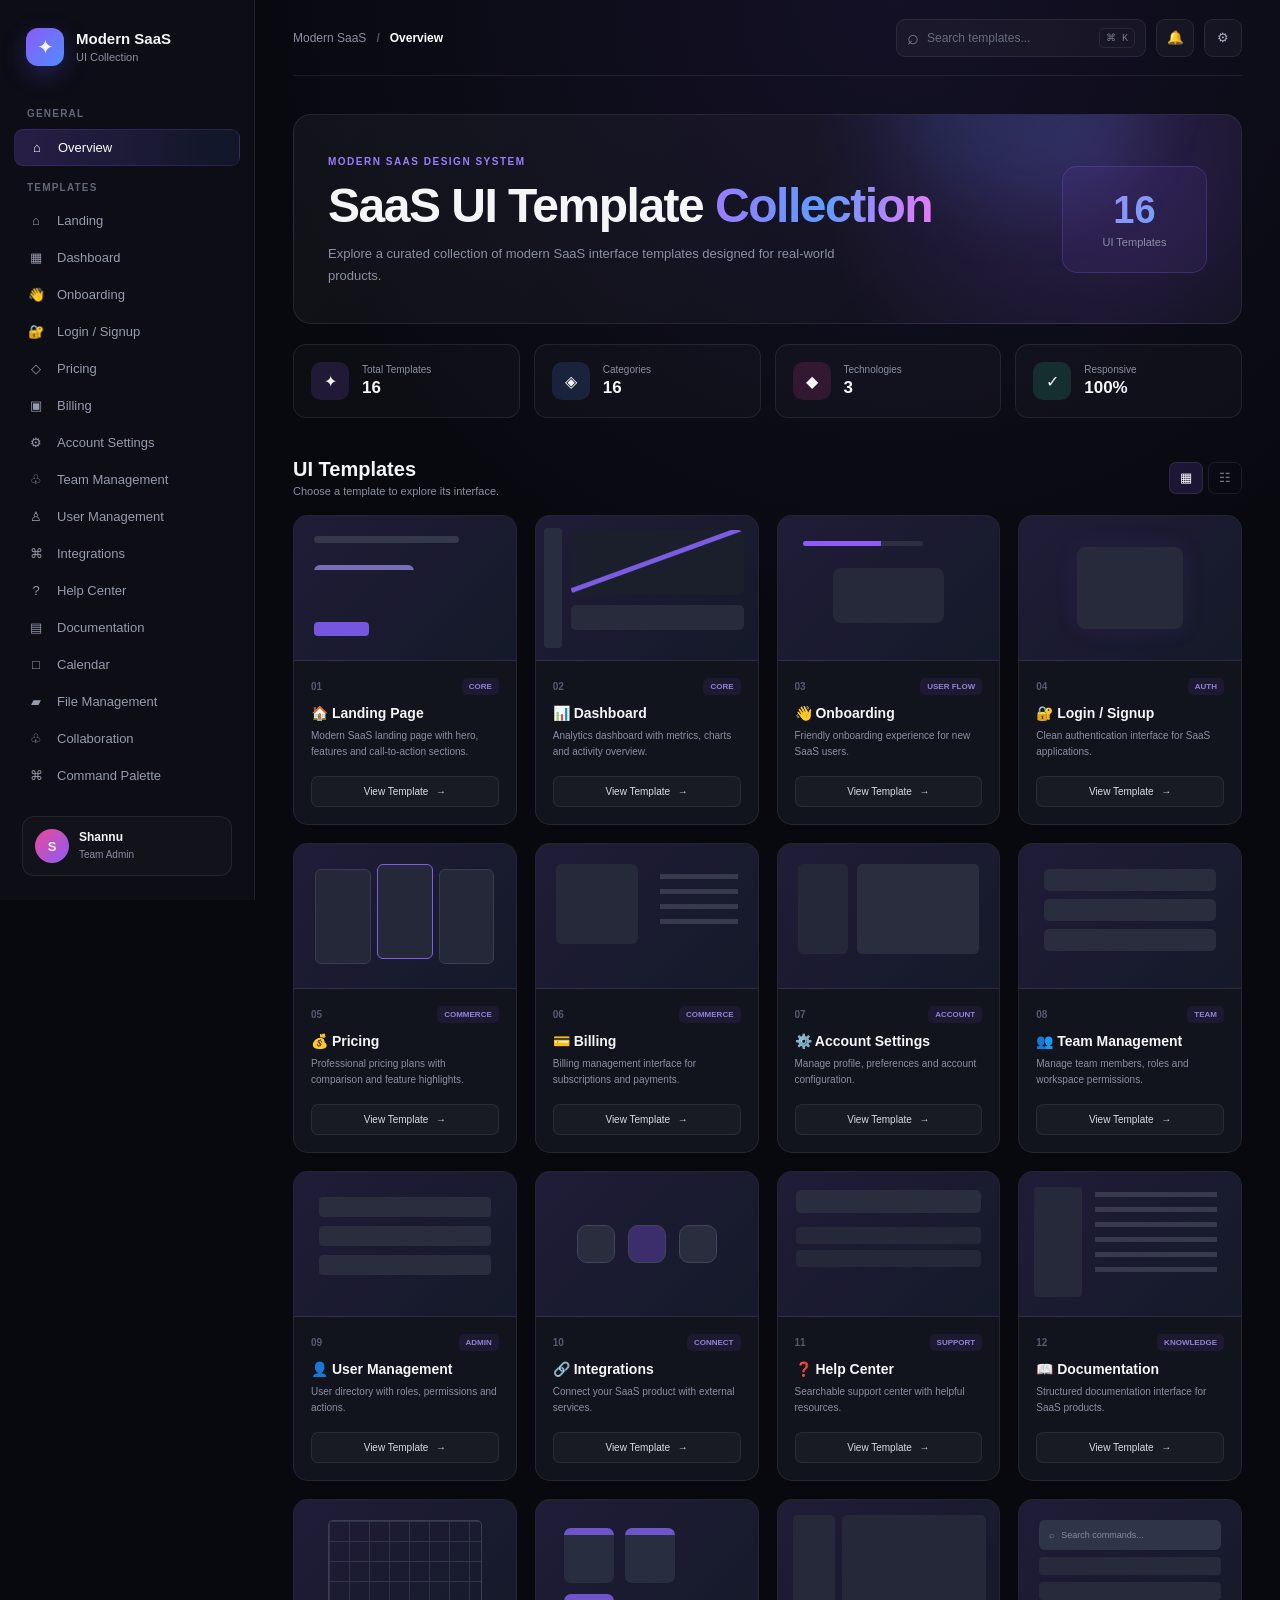
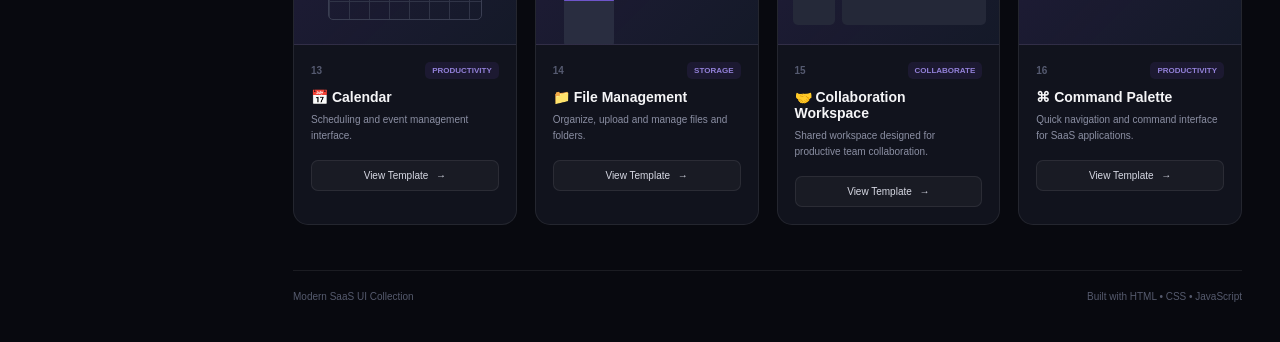
<file: index.html>
<!DOCTYPE html>
<html lang="en">
<head>
    <meta charset="UTF-8">
    <meta name="viewport" content="width=device-width, initial-scale=1.0">
    <title>Modern SaaS UI Collection</title>

    <link rel="stylesheet" href="style.css">
</head>

<body>

    <!-- SIDEBAR -->
    <aside class="sidebar">

        <div class="brand">
            <div class="brand-icon">✦</div>
            <div>
                <h2>Modern SaaS</h2>
                <span>UI Collection</span>
            </div>
        </div>

        <nav>

            <p class="nav-title">GENERAL</p>

            <a href="#" class="nav-item active">
                <span>⌂</span>
                Overview
            </a>

            <p class="nav-title">TEMPLATES</p>

            <a href="#landing" class="nav-item">
                <span>⌂</span> Landing
            </a>

            <a href="#dashboard" class="nav-item">
                <span>▦</span> Dashboard
            </a>

            <a href="#onboarding" class="nav-item">
                <span>👋</span> Onboarding
            </a>

            <a href="#login" class="nav-item">
                <span>🔐</span> Login / Signup
            </a>

            <a href="#pricing" class="nav-item">
                <span>◇</span> Pricing
            </a>

            <a href="#billing" class="nav-item">
                <span>▣</span> Billing
            </a>

            <a href="#settings" class="nav-item">
                <span>⚙</span> Account Settings
            </a>

            <a href="#team" class="nav-item">
                <span>♧</span> Team Management
            </a>

            <a href="#users" class="nav-item">
                <span>♙</span> User Management
            </a>

            <a href="#integrations" class="nav-item">
                <span>⌘</span> Integrations
            </a>

            <a href="#help" class="nav-item">
                <span>?</span> Help Center
            </a>

            <a href="#docs" class="nav-item">
                <span>▤</span> Documentation
            </a>

            <a href="#calendar" class="nav-item">
                <span>□</span> Calendar
            </a>

            <a href="#files" class="nav-item">
                <span>▰</span> File Management
            </a>

            <a href="#workspace" class="nav-item">
                <span>♧</span> Collaboration
            </a>

            <a href="#command" class="nav-item">
                <span>⌘</span> Command Palette
            </a>

        </nav>

        <div class="sidebar-bottom">
            <div class="profile">
                <div class="avatar">S</div>
                <div>
                    <strong>Shannu</strong>
                    <small>Team Admin</small>
                </div>
            </div>
        </div>

    </aside>


    <!-- MAIN CONTENT -->
    <main class="main">

        <!-- TOP BAR -->
        <header class="topbar">

            <div class="breadcrumb">
                <span>Modern SaaS</span>
                <b>/</b>
                <strong>Overview</strong>
            </div>

            <div class="top-actions">

                <div class="search">
                    <span>⌕</span>
                    <input
                        type="text"
                        id="searchInput"
                        placeholder="Search templates..."
                    >
                    <kbd>⌘ K</kbd>
                </div>

                <button class="icon-button">🔔</button>
                <button class="icon-button">⚙</button>

            </div>

        </header>


        <!-- HERO -->
        <section class="hero">

            <div>
                <span class="eyebrow">MODERN SAAS DESIGN SYSTEM</span>

                <h1>
                    SaaS UI Template
                    <span>Collection</span>
                </h1>

                <p>
                    Explore a curated collection of modern SaaS interface
                    templates designed for real-world products.
                </p>
            </div>

            <div class="hero-stat">
                <strong>16</strong>
                <span>UI Templates</span>
            </div>

        </section>


        <!-- STATS -->
        <section class="stats">

            <div class="stat-card">
                <div class="stat-icon purple">✦</div>
                <div>
                    <span>Total Templates</span>
                    <strong>16</strong>
                </div>
            </div>

            <div class="stat-card">
                <div class="stat-icon blue">◈</div>
                <div>
                    <span>Categories</span>
                    <strong>16</strong>
                </div>
            </div>

            <div class="stat-card">
                <div class="stat-icon pink">◆</div>
                <div>
                    <span>Technologies</span>
                    <strong>3</strong>
                </div>
            </div>

            <div class="stat-card">
                <div class="stat-icon green">✓</div>
                <div>
                    <span>Responsive</span>
                    <strong>100%</strong>
                </div>
            </div>

        </section>


        <!-- SECTION HEADER -->
        <div class="section-header">

            <div>
                <h2>UI Templates</h2>
                <p>Choose a template to explore its interface.</p>
            </div>

            <div class="view-buttons">
                <button class="view active">▦</button>
                <button class="view">☷</button>
            </div>

        </div>


        <!-- TEMPLATE GRID -->
        <section class="template-grid" id="templateGrid">


            <!-- 01 -->
            <article class="template-card" id="landing">

                <div class="card-preview landing-preview">
                    <div class="preview-nav"></div>
                    <div class="preview-lines"></div>
                    <div class="preview-button"></div>
                </div>

                <div class="card-content">
                    <div class="card-top">
                        <span class="number">01</span>
                        <span class="tag">CORE</span>
                    </div>

                    <h3>🏠 Landing Page</h3>

                    <p>
                        Modern SaaS landing page with hero,
                        features and call-to-action sections.
                    </p>

                    <button class="open-btn">
                        View Template <span>→</span>
                    </button>
                </div>

            </article>


            <!-- 02 -->
            <article class="template-card" id="dashboard">

                <div class="card-preview dashboard-preview">
                    <div class="mini-sidebar"></div>
                    <div class="mini-chart"></div>
                    <div class="mini-cards"></div>
                </div>

                <div class="card-content">

                    <div class="card-top">
                        <span class="number">02</span>
                        <span class="tag">CORE</span>
                    </div>

                    <h3>📊 Dashboard</h3>

                    <p>
                        Analytics dashboard with metrics,
                        charts and activity overview.
                    </p>

                    <button class="open-btn">
                        View Template <span>→</span>
                    </button>

                </div>

            </article>


            <!-- 03 -->
            <article class="template-card" id="onboarding">

                <div class="card-preview onboarding-preview">
                    <div class="step-line"></div>
                    <div class="onboard-box"></div>
                </div>

                <div class="card-content">

                    <div class="card-top">
                        <span class="number">03</span>
                        <span class="tag">USER FLOW</span>
                    </div>

                    <h3>👋 Onboarding</h3>

                    <p>
                        Friendly onboarding experience for
                        new SaaS users.
                    </p>

                    <button class="open-btn">
                        View Template <span>→</span>
                    </button>

                </div>

            </article>


            <!-- 04 -->
            <article class="template-card" id="login">

                <div class="card-preview login-preview">
                    <div class="login-box"></div>
                </div>

                <div class="card-content">

                    <div class="card-top">
                        <span class="number">04</span>
                        <span class="tag">AUTH</span>
                    </div>

                    <h3>🔐 Login / Signup</h3>

                    <p>
                        Clean authentication interface for
                        SaaS applications.
                    </p>

                    <button class="open-btn">
                        View Template <span>→</span>
                    </button>

                </div>

            </article>


            <!-- 05 -->
            <article class="template-card" id="pricing">

                <div class="card-preview pricing-preview">
                    <div class="price-box"></div>
                    <div class="price-box"></div>
                    <div class="price-box"></div>
                </div>

                <div class="card-content">

                    <div class="card-top">
                        <span class="number">05</span>
                        <span class="tag">COMMERCE</span>
                    </div>

                    <h3>💰 Pricing</h3>

                    <p>
                        Professional pricing plans with
                        comparison and feature highlights.
                    </p>

                    <button class="open-btn">
                        View Template <span>→</span>
                    </button>

                </div>

            </article>


            <!-- 06 -->
            <article class="template-card" id="billing">

                <div class="card-preview billing-preview">
                    <div class="invoice"></div>
                    <div class="invoice-lines"></div>
                </div>

                <div class="card-content">

                    <div class="card-top">
                        <span class="number">06</span>
                        <span class="tag">COMMERCE</span>
                    </div>

                    <h3>💳 Billing</h3>

                    <p>
                        Billing management interface for
                        subscriptions and payments.
                    </p>

                    <button class="open-btn">
                        View Template <span>→</span>
                    </button>

                </div>

            </article>


            <!-- 07 -->
            <article class="template-card" id="settings">

                <div class="card-preview settings-preview">
                    <div class="settings-menu"></div>
                    <div class="settings-panel"></div>
                </div>

                <div class="card-content">

                    <div class="card-top">
                        <span class="number">07</span>
                        <span class="tag">ACCOUNT</span>
                    </div>

                    <h3>⚙️ Account Settings</h3>

                    <p>
                        Manage profile, preferences and
                        account configuration.
                    </p>

                    <button class="open-btn">
                        View Template <span>→</span>
                    </button>

                </div>

            </article>


            <!-- 08 -->
            <article class="template-card" id="team">

                <div class="card-preview team-preview">
                    <div class="member"></div>
                    <div class="member"></div>
                    <div class="member"></div>
                </div>

                <div class="card-content">

                    <div class="card-top">
                        <span class="number">08</span>
                        <span class="tag">TEAM</span>
                    </div>

                    <h3>👥 Team Management</h3>

                    <p>
                        Manage team members, roles and
                        workspace permissions.
                    </p>

                    <button class="open-btn">
                        View Template <span>→</span>
                    </button>

                </div>

            </article>


            <!-- 09 -->
            <article class="template-card" id="users">

                <div class="card-preview users-preview">
                    <div class="user-row"></div>
                    <div class="user-row"></div>
                    <div class="user-row"></div>
                </div>

                <div class="card-content">

                    <div class="card-top">
                        <span class="number">09</span>
                        <span class="tag">ADMIN</span>
                    </div>

                    <h3>👤 User Management</h3>

                    <p>
                        User directory with roles,
                        permissions and actions.
                    </p>

                    <button class="open-btn">
                        View Template <span>→</span>
                    </button>

                </div>

            </article>


            <!-- 10 -->
            <article class="template-card" id="integrations">

                <div class="card-preview integrations-preview">
                    <div class="integration-icon"></div>
                    <div class="integration-icon"></div>
                    <div class="integration-icon"></div>
                </div>

                <div class="card-content">

                    <div class="card-top">
                        <span class="number">10</span>
                        <span class="tag">CONNECT</span>
                    </div>

                    <h3>🔗 Integrations</h3>

                    <p>
                        Connect your SaaS product with
                        external services.
                    </p>

                    <button class="open-btn">
                        View Template <span>→</span>
                    </button>

                </div>

            </article>


            <!-- 11 -->
            <article class="template-card" id="help">

                <div class="card-preview help-preview">
                    <div class="search-preview"></div>
                    <div class="help-row"></div>
                    <div class="help-row"></div>
                </div>

                <div class="card-content">

                    <div class="card-top">
                        <span class="number">11</span>
                        <span class="tag">SUPPORT</span>
                    </div>

                    <h3>❓ Help Center</h3>

                    <p>
                        Searchable support center with
                        helpful resources.
                    </p>

                    <button class="open-btn">
                        View Template <span>→</span>
                    </button>

                </div>

            </article>


            <!-- 12 -->
            <article class="template-card" id="docs">

                <div class="card-preview docs-preview">
                    <div class="docs-sidebar"></div>
                    <div class="docs-content"></div>
                </div>

                <div class="card-content">

                    <div class="card-top">
                        <span class="number">12</span>
                        <span class="tag">KNOWLEDGE</span>
                    </div>

                    <h3>📖 Documentation</h3>

                    <p>
                        Structured documentation interface
                        for SaaS products.
                    </p>

                    <button class="open-btn">
                        View Template <span>→</span>
                    </button>

                </div>

            </article>


            <!-- 13 -->
            <article class="template-card" id="calendar">

                <div class="card-preview calendar-preview">
                    <div class="calendar-grid"></div>
                </div>

                <div class="card-content">

                    <div class="card-top">
                        <span class="number">13</span>
                        <span class="tag">PRODUCTIVITY</span>
                    </div>

                    <h3>📅 Calendar</h3>

                    <p>
                        Scheduling and event management
                        interface.
                    </p>

                    <button class="open-btn">
                        View Template <span>→</span>
                    </button>

                </div>

            </article>


            <!-- 14 -->
            <article class="template-card" id="files">

                <div class="card-preview files-preview">
                    <div class="folder"></div>
                    <div class="folder"></div>
                    <div class="folder"></div>
                </div>

                <div class="card-content">

                    <div class="card-top">
                        <span class="number">14</span>
                        <span class="tag">STORAGE</span>
                    </div>

                    <h3>📁 File Management</h3>

                    <p>
                        Organize, upload and manage files
                        and folders.
                    </p>

                    <button class="open-btn">
                        View Template <span>→</span>
                    </button>

                </div>

            </article>


            <!-- 15 -->
            <article class="template-card" id="workspace">

                <div class="card-preview workspace-preview">
                    <div class="workspace-sidebar"></div>
                    <div class="workspace-main"></div>
                </div>

                <div class="card-content">

                    <div class="card-top">
                        <span class="number">15</span>
                        <span class="tag">COLLABORATE</span>
                    </div>

                    <h3>🤝 Collaboration Workspace</h3>

                    <p>
                        Shared workspace designed for
                        productive team collaboration.
                    </p>

                    <button class="open-btn">
                        View Template <span>→</span>
                    </button>

                </div>

            </article>


            <!-- 16 -->
            <article class="template-card" id="command">

                <div class="card-preview command-preview">
                    <div class="command-box">
                        <span>⌕</span>
                        Search commands...
                    </div>
                    <div class="command-item"></div>
                    <div class="command-item"></div>
                </div>

                <div class="card-content">

                    <div class="card-top">
                        <span class="number">16</span>
                        <span class="tag">PRODUCTIVITY</span>
                    </div>

                    <h3>⌘ Command Palette</h3>

                    <p>
                        Quick navigation and command
                        interface for SaaS applications.
                    </p>

                    <button class="open-btn">
                        View Template <span>→</span>
                    </button>

                </div>

            </article>

        </section>


        <!-- FOOTER -->
        <footer>
            <span>Modern SaaS UI Collection</span>
            <span>Built with HTML • CSS • JavaScript</span>
        </footer>

    </main>

    <script src="script.js"></script>

</body>
</html>
</file>
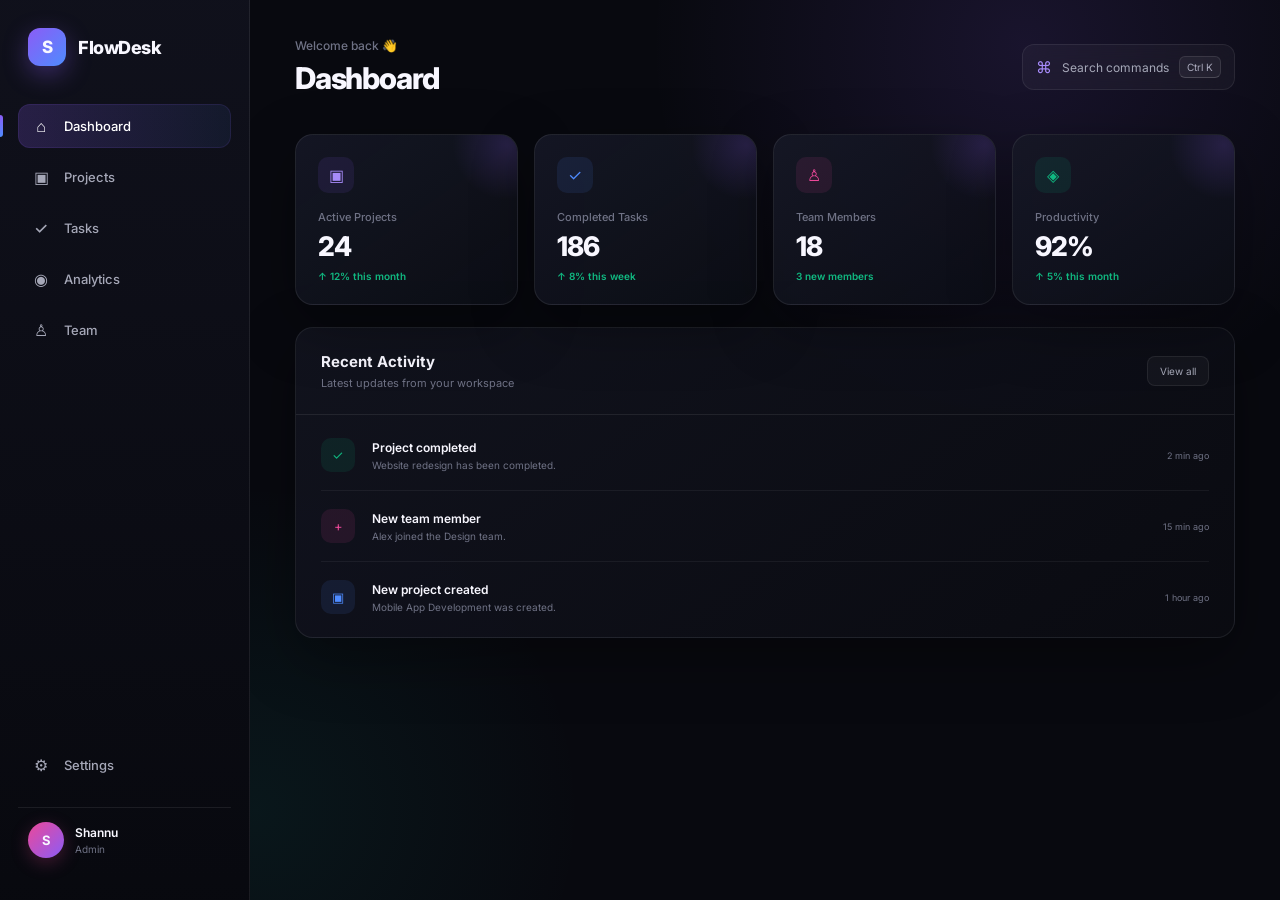
<file: ui-01-navigation-command-palette/index.html>
<!DOCTYPE html>
<html lang="en">
<head>
    <meta charset="UTF-8">
    <meta name="viewport" content="width=device-width, initial-scale=1.0">

    <title>SaaS Command Palette</title>

    <link rel="stylesheet" href="style.css">
</head>

<body>

    <!-- Sidebar -->
    <aside class="sidebar">
        <div class="logo">
            <div class="logo-icon">S</div>
            <span>FlowDesk</span>
        </div>

        <nav>
            <a href="#" class="nav-item active">
                <span>⌂</span>
                Dashboard
            </a>

            <a href="#" class="nav-item">
                <span>▣</span>
                Projects
            </a>

            <a href="#" class="nav-item">
                <span>✓</span>
                Tasks
            </a>

            <a href="#" class="nav-item">
                <span>◉</span>
                Analytics
            </a>

            <a href="#" class="nav-item">
                <span>♙</span>
                Team
            </a>
        </nav>

        <div class="sidebar-bottom">
            <a href="#" class="nav-item">
                <span>⚙</span>
                Settings
            </a>

            <div class="profile">
                <div class="avatar">S</div>
                <div>
                    <strong>Shannu</strong>
                    <small>Admin</small>
                </div>
            </div>
        </div>
    </aside>


    <!-- Main Content -->
    <main class="main-content">

        <header class="topbar">
            <div>
                <p class="welcome">Welcome back 👋</p>
                <h1>Dashboard</h1>
            </div>

            <button class="command-button" id="openPalette">
                <span>⌘</span>
                Search commands
                <kbd>Ctrl K</kbd>
            </button>
        </header>


        <!-- Dashboard Cards -->
        <section class="dashboard-grid">

            <div class="stat-card">
                <span class="stat-icon">▣</span>
                <p>Active Projects</p>
                <h2>24</h2>
                <small>↑ 12% this month</small>
            </div>

            <div class="stat-card">
                <span class="stat-icon">✓</span>
                <p>Completed Tasks</p>
                <h2>186</h2>
                <small>↑ 8% this week</small>
            </div>

            <div class="stat-card">
                <span class="stat-icon">♙</span>
                <p>Team Members</p>
                <h2>18</h2>
                <small>3 new members</small>
            </div>

            <div class="stat-card">
                <span class="stat-icon">◈</span>
                <p>Productivity</p>
                <h2>92%</h2>
                <small>↑ 5% this month</small>
            </div>

        </section>


        <!-- Recent Activity -->
        <section class="content-card">

            <div class="section-header">
                <div>
                    <h2>Recent Activity</h2>
                    <p>Latest updates from your workspace</p>
                </div>

                <button class="view-button">View all</button>
            </div>

            <div class="activity-list">

                <div class="activity">
                    <div class="activity-icon">✓</div>
                    <div>
                        <strong>Project completed</strong>
                        <p>Website redesign has been completed.</p>
                    </div>
                    <span>2 min ago</span>
                </div>

                <div class="activity">
                    <div class="activity-icon">+</div>
                    <div>
                        <strong>New team member</strong>
                        <p>Alex joined the Design team.</p>
                    </div>
                    <span>15 min ago</span>
                </div>

                <div class="activity">
                    <div class="activity-icon">▣</div>
                    <div>
                        <strong>New project created</strong>
                        <p>Mobile App Development was created.</p>
                    </div>
                    <span>1 hour ago</span>
                </div>

            </div>

        </section>

    </main>


    <!-- Command Palette Overlay -->
    <div class="palette-overlay" id="paletteOverlay">

        <div class="command-palette" id="commandPalette">

            <div class="search-area">
                <span class="search-icon">⌕</span>

                <input
                    type="text"
                    id="commandSearch"
                    placeholder="Search commands..."
                    autocomplete="off"
                />

                <kbd>ESC</kbd>
            </div>


            <div class="command-list" id="commandList">

                <!-- Quick Actions -->
                <div class="command-section">
                    <p class="section-title">QUICK ACTIONS</p>

                    <button class="command-item">
                        <span class="command-icon">＋</span>

                        <span class="command-info">
                            <strong>Create new project</strong>
                            <small>Start a new project</small>
                        </span>

                        <kbd>N</kbd>
                    </button>

                    <button class="command-item">
                        <span class="command-icon">✓</span>

                        <span class="command-info">
                            <strong>Create new task</strong>
                            <small>Add a task to your workspace</small>
                        </span>

                        <kbd>T</kbd>
                    </button>

                    <button class="command-item">
                        <span class="command-icon">♙</span>

                        <span class="command-info">
                            <strong>Invite team member</strong>
                            <small>Add someone to your team</small>
                        </span>

                        <kbd>I</kbd>
                    </button>
                </div>


                <!-- Navigation -->
                <div class="command-section">
                    <p class="section-title">NAVIGATION</p>

                    <button class="command-item">
                        <span class="command-icon">⌂</span>

                        <span class="command-info">
                            <strong>Dashboard</strong>
                            <small>Go to your dashboard</small>
                        </span>
                    </button>

                    <button class="command-item">
                        <span class="command-icon">▣</span>

                        <span class="command-info">
                            <strong>Projects</strong>
                            <small>View all projects</small>
                        </span>
                    </button>

                    <button class="command-item">
                        <span class="command-icon">◉</span>

                        <span class="command-info">
                            <strong>Analytics</strong>
                            <small>View workspace analytics</small>
                        </span>
                    </button>

                    <button class="command-item">
                        <span class="command-icon">♙</span>

                        <span class="command-info">
                            <strong>Team</strong>
                            <small>Manage your team</small>
                        </span>
                    </button>
                </div>


                <!-- Settings -->
                <div class="command-section">
                    <p class="section-title">SETTINGS</p>

                    <button class="command-item">
                        <span class="command-icon">⚙</span>

                        <span class="command-info">
                            <strong>Settings</strong>
                            <small>Manage your workspace</small>
                        </span>
                    </button>

                    <button class="command-item">
                        <span class="command-icon">☾</span>

                        <span class="command-info">
                            <strong>Toggle dark mode</strong>
                            <small>Change appearance</small>
                        </span>

                        <kbd>D</kbd>
                    </button>
                </div>

            </div>


            <!-- Palette Footer -->
            <div class="palette-footer">
                <span>↑↓ Navigate</span>
                <span>↵ Select</span>
                <span>ESC Close</span>
            </div>

        </div>

    </div>


    <script src="script.js"></script>

</body>
</html>
</file>
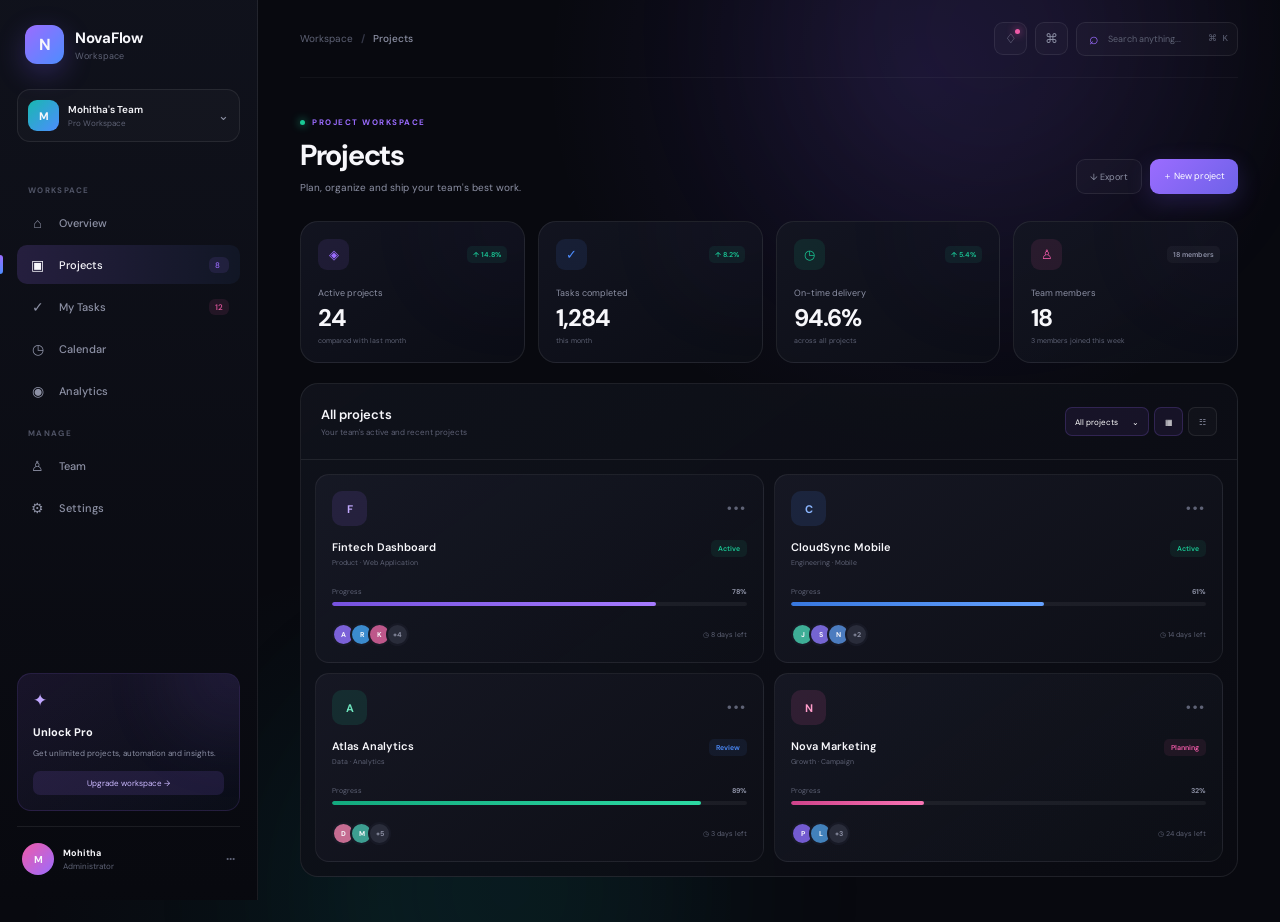
<file: ui-02-project-command-palette/index.html>
<!DOCTYPE html>
<html lang="en">
<head>
    <meta charset="UTF-8">
    <meta name="viewport" content="width=device-width, initial-scale=1.0">

    <title>NovaFlow — Project Workspace</title>

    <link rel="stylesheet" href="style.css">
</head>

<body>

    <!-- Ambient Background -->
    <div class="ambient ambient-one"></div>
    <div class="ambient ambient-two"></div>


    <!-- ================= SIDEBAR ================= -->

    <aside class="sidebar">

        <div class="brand">
            <div class="brand-mark">N</div>

            <div>
                <strong>NovaFlow</strong>
                <span>Workspace</span>
            </div>
        </div>


        <div class="workspace-switcher">
            <div class="workspace-avatar">M</div>

            <div class="workspace-info">
                <strong>Mohitha's Team</strong>
                <span>Pro Workspace</span>
            </div>

            <button class="switch-arrow">⌄</button>
        </div>


        <p class="menu-label">WORKSPACE</p>

        <nav class="main-nav">

            <a href="#" class="nav-link">
                <span class="nav-icon">⌂</span>
                Overview
            </a>

            <a href="#" class="nav-link active">
                <span class="nav-icon">▣</span>
                Projects
                <span class="nav-count">8</span>
            </a>

            <a href="#" class="nav-link">
                <span class="nav-icon">✓</span>
                My Tasks
                <span class="nav-count task-count">12</span>
            </a>

            <a href="#" class="nav-link">
                <span class="nav-icon">◷</span>
                Calendar
            </a>

            <a href="#" class="nav-link">
                <span class="nav-icon">◉</span>
                Analytics
            </a>

        </nav>


        <p class="menu-label">MANAGE</p>

        <nav class="main-nav">

            <a href="#" class="nav-link">
                <span class="nav-icon">♙</span>
                Team
            </a>

            <a href="#" class="nav-link">
                <span class="nav-icon">⚙</span>
                Settings
            </a>

        </nav>


        <div class="sidebar-bottom">

            <div class="upgrade-card">

                <div class="upgrade-glow"></div>

                <span class="upgrade-icon">✦</span>

                <strong>Unlock Pro</strong>

                <p>
                    Get unlimited projects,
                    automation and insights.
                </p>

                <button>Upgrade workspace →</button>

            </div>


            <div class="user-profile">

                <div class="user-avatar">M</div>

                <div class="user-details">
                    <strong>Mohitha</strong>
                    <span>Administrator</span>
                </div>

                <span class="profile-more">•••</span>

            </div>

        </div>

    </aside>



    <!-- ================= MAIN ================= -->

    <main class="main-content">


        <!-- Top Bar -->

        <header class="topbar">

            <div class="breadcrumb">

                <span>Workspace</span>

                <b>/</b>

                <strong>Projects</strong>

            </div>


            <div class="top-actions">

                <button class="top-icon" title="Notifications">
                    ♢
                    <span class="notification-dot"></span>
                </button>

                <button class="top-icon" id="openPaletteButton">
                    ⌘
                </button>

                <button class="search-trigger" id="searchTrigger">

                    <span>⌕</span>

                    <span>Search anything...</span>

                    <kbd>⌘ K</kbd>

                </button>

            </div>

        </header>



        <!-- ================= PAGE HEADER ================= -->

        <section class="page-header">

            <div>

                <div class="eyebrow">
                    <span class="live-dot"></span>
                    PROJECT WORKSPACE
                </div>

                <h1>Projects</h1>

                <p>
                    Plan, organize and ship your team's best work.
                </p>

            </div>


            <div class="header-actions">

                <button class="secondary-button">
                    <span>↓</span>
                    Export
                </button>

                <button class="primary-button" id="newProjectButton">
                    <span>＋</span>
                    New project
                </button>

            </div>

        </section>



        <!-- ================= STATS ================= -->

        <section class="stats-grid">


            <article class="stat-card">

                <div class="stat-top">

                    <div class="stat-icon purple">
                        ◈
                    </div>

                    <span class="trend positive">
                        ↑ 14.8%
                    </span>

                </div>

                <p>Active projects</p>

                <div class="stat-value">
                    24
                </div>

                <span class="stat-description">
                    compared with last month
                </span>

            </article>



            <article class="stat-card">

                <div class="stat-top">

                    <div class="stat-icon blue">
                        ✓
                    </div>

                    <span class="trend positive">
                        ↑ 8.2%
                    </span>

                </div>

                <p>Tasks completed</p>

                <div class="stat-value">
                    1,284
                </div>

                <span class="stat-description">
                    this month
                </span>

            </article>



            <article class="stat-card">

                <div class="stat-top">

                    <div class="stat-icon emerald">
                        ◷
                    </div>

                    <span class="trend positive">
                        ↑ 5.4%
                    </span>

                </div>

                <p>On-time delivery</p>

                <div class="stat-value">
                    94.6%
                </div>

                <span class="stat-description">
                    across all projects
                </span>

            </article>



            <article class="stat-card">

                <div class="stat-top">

                    <div class="stat-icon pink">
                        ♙
                    </div>

                    <span class="trend neutral">
                        18 members
                    </span>

                </div>

                <p>Team members</p>

                <div class="stat-value">
                    18
                </div>

                <span class="stat-description">
                    3 members joined this week
                </span>

            </article>


        </section>



        <!-- ================= PROJECT AREA ================= -->

        <section class="project-panel">


            <div class="panel-header">

                <div>

                    <h2>All projects</h2>

                    <p>
                        Your team's active and recent projects
                    </p>

                </div>


                <div class="project-controls">

                    <button class="filter-button active-filter">
                        All projects
                        <span>⌄</span>
                    </button>

                    <button class="view-toggle active-view">
                        ▦
                    </button>

                    <button class="view-toggle">
                        ☷
                    </button>

                </div>

            </div>



            <!-- Project Cards -->

            <div class="projects-grid">


                <!-- Project 1 -->

                <article class="project-card">

                    <div class="project-card-top">

                        <div class="project-logo violet-logo">
                            F
                        </div>

                        <button class="more-button">
                            •••
                        </button>

                    </div>


                    <div class="project-title-row">

                        <div>

                            <h3>Fintech Dashboard</h3>

                            <p>
                                Product · Web Application
                            </p>

                        </div>

                        <span class="status active-status">
                            Active
                        </span>

                    </div>


                    <div class="progress-section">

                        <div class="progress-label">
                            <span>Progress</span>
                            <strong>78%</strong>
                        </div>

                        <div class="progress-bar">
                            <div
                                class="progress-fill purple-fill"
                                style="width: 78%">
                            </div>
                        </div>

                    </div>


                    <div class="project-footer">

                        <div class="members">

                            <span class="member m1">A</span>
                            <span class="member m2">R</span>
                            <span class="member m3">K</span>
                            <span class="member more-member">+4</span>

                        </div>

                        <span class="deadline">
                            ◷ 8 days left
                        </span>

                    </div>

                </article>



                <!-- Project 2 -->

                <article class="project-card">

                    <div class="project-card-top">

                        <div class="project-logo blue-logo">
                            C
                        </div>

                        <button class="more-button">
                            •••
                        </button>

                    </div>


                    <div class="project-title-row">

                        <div>

                            <h3>CloudSync Mobile</h3>

                            <p>
                                Engineering · Mobile
                            </p>

                        </div>

                        <span class="status active-status">
                            Active
                        </span>

                    </div>


                    <div class="progress-section">

                        <div class="progress-label">
                            <span>Progress</span>
                            <strong>61%</strong>
                        </div>

                        <div class="progress-bar">
                            <div
                                class="progress-fill blue-fill"
                                style="width: 61%">
                            </div>
                        </div>

                    </div>


                    <div class="project-footer">

                        <div class="members">

                            <span class="member m4">J</span>
                            <span class="member m5">S</span>
                            <span class="member m6">N</span>
                            <span class="member more-member">+2</span>

                        </div>

                        <span class="deadline">
                            ◷ 14 days left
                        </span>

                    </div>

                </article>



                <!-- Project 3 -->

                <article class="project-card">

                    <div class="project-card-top">

                        <div class="project-logo green-logo">
                            A
                        </div>

                        <button class="more-button">
                            •••
                        </button>

                    </div>


                    <div class="project-title-row">

                        <div>

                            <h3>Atlas Analytics</h3>

                            <p>
                                Data · Analytics
                            </p>

                        </div>

                        <span class="status review-status">
                            Review
                        </span>

                    </div>


                    <div class="progress-section">

                        <div class="progress-label">
                            <span>Progress</span>
                            <strong>89%</strong>
                        </div>

                        <div class="progress-bar">
                            <div
                                class="progress-fill green-fill"
                                style="width: 89%">
                            </div>
                        </div>

                    </div>


                    <div class="project-footer">

                        <div class="members">

                            <span class="member m7">D</span>
                            <span class="member m8">M</span>
                            <span class="member more-member">+5</span>

                        </div>

                        <span class="deadline">
                            ◷ 3 days left
                        </span>

                    </div>

                </article>



                <!-- Project 4 -->

                <article class="project-card">

                    <div class="project-card-top">

                        <div class="project-logo pink-logo">
                            N
                        </div>

                        <button class="more-button">
                            •••
                        </button>

                    </div>


                    <div class="project-title-row">

                        <div>

                            <h3>Nova Marketing</h3>

                            <p>
                                Growth · Campaign
                            </p>

                        </div>

                        <span class="status planning-status">
                            Planning
                        </span>

                    </div>


                    <div class="progress-section">

                        <div class="progress-label">
                            <span>Progress</span>
                            <strong>32%</strong>
                        </div>

                        <div class="progress-bar">
                            <div
                                class="progress-fill pink-fill"
                                style="width: 32%">
                            </div>
                        </div>

                    </div>


                    <div class="project-footer">

                        <div class="members">

                            <span class="member m9">P</span>
                            <span class="member m10">L</span>
                            <span class="member more-member">+3</span>

                        </div>

                        <span class="deadline">
                            ◷ 24 days left
                        </span>

                    </div>

                </article>


            </div>

        </section>


    </main>



    <!-- ================= COMMAND PALETTE ================= -->

    <div
        class="command-overlay"
        id="commandOverlay"
    >

        <div
            class="command-palette"
            id="commandPalette"
        >


            <!-- Search -->

            <div class="palette-search">

                <span class="search-symbol">
                    ⌕
                </span>

                <input
                    type="text"
                    id="commandSearch"
                    placeholder="Search project commands..."
                    autocomplete="off"
                >

                <kbd>ESC</kbd>

            </div>



            <!-- Results -->

            <div
                class="command-results"
                id="commandResults"
            >


                <!-- Quick Actions -->

                <div class="command-group">

                    <p class="group-title">
                        QUICK ACTIONS
                    </p>


                    <button class="command-item">

                        <span class="command-item-icon purple-icon">
                            ＋
                        </span>

                        <span class="command-content">

                            <strong>
                                Create new project
                            </strong>

                            <small>
                                Start a new project from scratch
                            </small>

                        </span>

                        <kbd>N</kbd>

                    </button>



                    <button class="command-item">

                        <span class="command-item-icon blue-icon">
                            ✓
                        </span>

                        <span class="command-content">

                            <strong>
                                Create new task
                            </strong>

                            <small>
                                Add a task to a project
                            </small>

                        </span>

                        <kbd>T</kbd>

                    </button>



                    <button class="command-item">

                        <span class="command-item-icon green-icon">
                            ♙
                        </span>

                        <span class="command-content">

                            <strong>
                                Invite teammate
                            </strong>

                            <small>
                                Add a new member to your workspace
                            </small>

                        </span>

                        <kbd>I</kbd>

                    </button>

                </div>



                <!-- Projects -->

                <div class="command-group">

                    <p class="group-title">
                        PROJECTS
                    </p>


                    <button class="command-item">

                        <span class="command-item-icon violet-icon">
                            F
                        </span>

                        <span class="command-content">

                            <strong>
                                Fintech Dashboard
                            </strong>

                            <small>
                                Product · 78% complete
                            </small>

                        </span>

                        <span class="command-status active">
                            Active
                        </span>

                    </button>



                    <button class="command-item">

                        <span class="command-item-icon blue-icon">
                            C
                        </span>

                        <span class="command-content">

                            <strong>
                                CloudSync Mobile
                            </strong>

                            <small>
                                Engineering · 61% complete
                            </small>

                        </span>

                        <span class="command-status active">
                            Active
                        </span>

                    </button>



                    <button class="command-item">

                        <span class="command-item-icon green-icon">
                            A
                        </span>

                        <span class="command-content">

                            <strong>
                                Atlas Analytics
                            </strong>

                            <small>
                                Data · 89% complete
                            </small>

                        </span>

                        <span class="command-status review">
                            Review
                        </span>

                    </button>

                </div>



                <!-- Navigation -->

                <div class="command-group">

                    <p class="group-title">
                        NAVIGATION
                    </p>


                    <button class="command-item">

                        <span class="command-item-icon blue-icon">
                            ◷
                        </span>

                        <span class="command-content">

                            <strong>
                                Project calendar
                            </strong>

                            <small>
                                View deadlines and milestones
                            </small>

                        </span>

                    </button>



                    <button class="command-item">

                        <span class="command-item-icon pink-icon">
                            ◉
                        </span>

                        <span class="command-content">

                            <strong>
                                Project analytics
                            </strong>

                            <small>
                                Track team performance
                            </small>

                        </span>

                    </button>

                </div>



                <!-- Management -->

                <div class="command-group">

                    <p class="group-title">
                        MANAGEMENT
                    </p>


                    <button class="command-item">

                        <span class="command-item-icon green-icon">
                            ✓
                        </span>

                        <span class="command-content">

                            <strong>
                                My tasks
                            </strong>

                            <small>
                                View your assigned tasks
                            </small>

                        </span>

                    </button>



                    <button class="command-item">

                        <span class="command-item-icon purple-icon">
                            ⚙
                        </span>

                        <span class="command-content">

                            <strong>
                                Workspace settings
                            </strong>

                            <small>
                                Manage workspace preferences
                            </small>

                        </span>

                    </button>

                </div>


            </div>



            <!-- Footer -->

            <div class="palette-footer">

                <span>
                    <kbd>↑</kbd>
                    <kbd>↓</kbd>
                    Navigate
                </span>

                <span>
                    <kbd>↵</kbd>
                    Select
                </span>

                <span>
                    <kbd>ESC</kbd>
                    Close
                </span>

                <span class="footer-hint">
                    Project Command Palette
                </span>

            </div>


        </div>

    </div>



    <!-- ================= TOAST ================= -->

    <div
        class="toast"
        id="toast"
    >

        <span class="toast-icon">✓</span>

        <div>
            <strong id="toastTitle">
                Action completed
            </strong>

            <p id="toastMessage">
                Your command was selected.
            </p>
        </div>

    </div>



    <script src="script.js"></script>

</body>
</html>
</file>
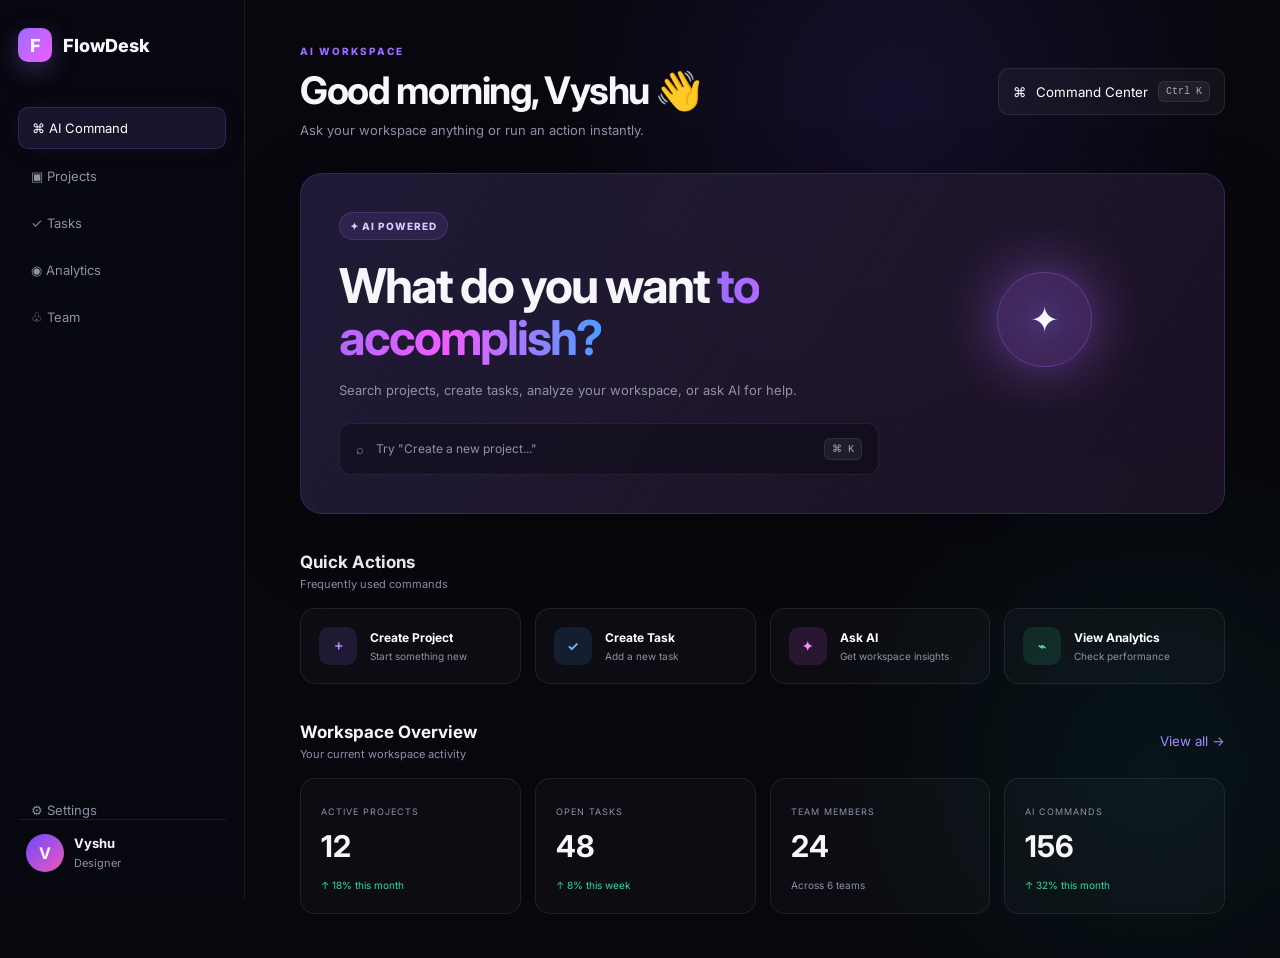
<file: ui-03-vyshu-command-palette/index.html>
<!DOCTYPE html>
<html lang="en">
<head>
    <meta charset="UTF-8">
    <meta name="viewport" content="width=device-width, initial-scale=1.0">
    <title>FlowDesk AI Command Center</title>
    <link rel="stylesheet" href="style.css">
</head>

<body>

    <div class="app">

        <!-- Sidebar -->
        <aside class="sidebar">
            <div class="logo">
                <div class="logo-icon">F</div>
                <span>FlowDesk</span>
            </div>

            <nav>
                <a href="#" class="active">⌘ AI Command</a>
                <a href="#">▣ Projects</a>
                <a href="#">✓ Tasks</a>
                <a href="#">◉ Analytics</a>
                <a href="#">♧ Team</a>
            </nav>

            <div class="sidebar-bottom">
                <a href="#">⚙ Settings</a>

                <div class="profile">
                    <div class="avatar">V</div>
                    <div>
                        <strong>Vyshu</strong>
                        <small>Designer</small>
                    </div>
                </div>
            </div>
        </aside>

        <!-- Main Content -->
        <main class="main">

            <header class="topbar">
                <div>
                    <p class="eyebrow">AI WORKSPACE</p>
                    <h1>Good morning, Vyshu 👋</h1>
                    <p class="subtitle">
                        Ask your workspace anything or run an action instantly.
                    </p>
                </div>

                <button class="command-button" id="openCommand">
                    <span>⌘</span>
                    Command Center
                    <kbd>Ctrl K</kbd>
                </button>
            </header>

            <!-- AI Hero -->
            <section class="hero-card">
                <div class="hero-content">
                    <div class="ai-badge">✦ AI POWERED</div>

                    <h2>
                        What do you want
                        <span>to accomplish?</span>
                    </h2>

                    <p>
                        Search projects, create tasks, analyze your workspace,
                        or ask AI for help.
                    </p>

                    <button class="hero-search" id="heroSearch">
                        <span>⌕</span>
                        <span class="search-text">Try "Create a new project..."</span>
                        <kbd>⌘ K</kbd>
                    </button>
                </div>

                <div class="orb">
                    <div class="orb-inner">✦</div>
                </div>
            </section>

            <!-- Quick Actions -->
            <section class="section">
                <div class="section-title">
                    <div>
                        <h3>Quick Actions</h3>
                        <p>Frequently used commands</p>
                    </div>
                </div>

                <div class="action-grid">

                    <button class="action-card">
                        <div class="action-icon purple">＋</div>
                        <div>
                            <strong>Create Project</strong>
                            <span>Start something new</span>
                        </div>
                    </button>

                    <button class="action-card">
                        <div class="action-icon blue">✓</div>
                        <div>
                            <strong>Create Task</strong>
                            <span>Add a new task</span>
                        </div>
                    </button>

                    <button class="action-card">
                        <div class="action-icon pink">✦</div>
                        <div>
                            <strong>Ask AI</strong>
                            <span>Get workspace insights</span>
                        </div>
                    </button>

                    <button class="action-card">
                        <div class="action-icon green">⌁</div>
                        <div>
                            <strong>View Analytics</strong>
                            <span>Check performance</span>
                        </div>
                    </button>

                </div>
            </section>

            <!-- Workspace Overview -->
            <section class="section">
                <div class="section-title">
                    <div>
                        <h3>Workspace Overview</h3>
                        <p>Your current workspace activity</p>
                    </div>

                    <button class="view-button">View all →</button>
                </div>

                <div class="stats">

                    <div class="stat-card">
                        <span>ACTIVE PROJECTS</span>
                        <strong>12</strong>
                        <small class="positive">↑ 18% this month</small>
                    </div>

                    <div class="stat-card">
                        <span>OPEN TASKS</span>
                        <strong>48</strong>
                        <small class="positive">↑ 8% this week</small>
                    </div>

                    <div class="stat-card">
                        <span>TEAM MEMBERS</span>
                        <strong>24</strong>
                        <small>Across 6 teams</small>
                    </div>

                    <div class="stat-card">
                        <span>AI COMMANDS</span>
                        <strong>156</strong>
                        <small class="positive">↑ 32% this month</small>
                    </div>

                </div>
            </section>

        </main>
    </div>

    <!-- Command Palette -->
    <div class="overlay" id="overlay">

        <div class="command-modal" id="commandModal">

            <div class="command-search">
                <span>⌕</span>
                <input
                    type="text"
                    id="commandInput"
                    placeholder="Search commands or ask AI..."
                    autocomplete="off"
                />
                <kbd>ESC</kbd>
            </div>

            <div class="command-body">

                <p class="command-label">AI COMMANDS</p>

                <button class="command-item">
                    <div class="command-icon purple">✦</div>
                    <div>
                        <strong>Ask AI Assistant</strong>
                        <span>Ask anything about your workspace</span>
                    </div>
                    <kbd>↵</kbd>
                </button>

                <button class="command-item">
                    <div class="command-icon blue">＋</div>
                    <div>
                        <strong>Create new project</strong>
                        <span>Start a new workspace project</span>
                    </div>
                    <kbd>↵</kbd>
                </button>

                <button class="command-item">
                    <div class="command-icon pink">✓</div>
                    <div>
                        <strong>Create a task</strong>
                        <span>Add a task to your workspace</span>
                    </div>
                    <kbd>↵</kbd>
                </button>

                <p class="command-label">NAVIGATION</p>

                <button class="command-item">
                    <div class="command-icon green">▣</div>
                    <div>
                        <strong>Open Projects</strong>
                        <span>Browse all projects</span>
                    </div>
                    <kbd>↵</kbd>
                </button>

                <button class="command-item">
                    <div class="command-icon blue">◉</div>
                    <div>
                        <strong>Open Analytics</strong>
                        <span>View workspace performance</span>
                    </div>
                    <kbd>↵</kbd>
                </button>

            </div>

            <div class="command-footer">
                <span>↑↓ Navigate</span>
                <span>↵ Select</span>
                <span>ESC Close</span>
            </div>

        </div>
    </div>

    <div class="toast" id="toast">
        ✦ Command executed successfully
    </div>

    <script src="script.js"></script>

</body>
</html>
</file>
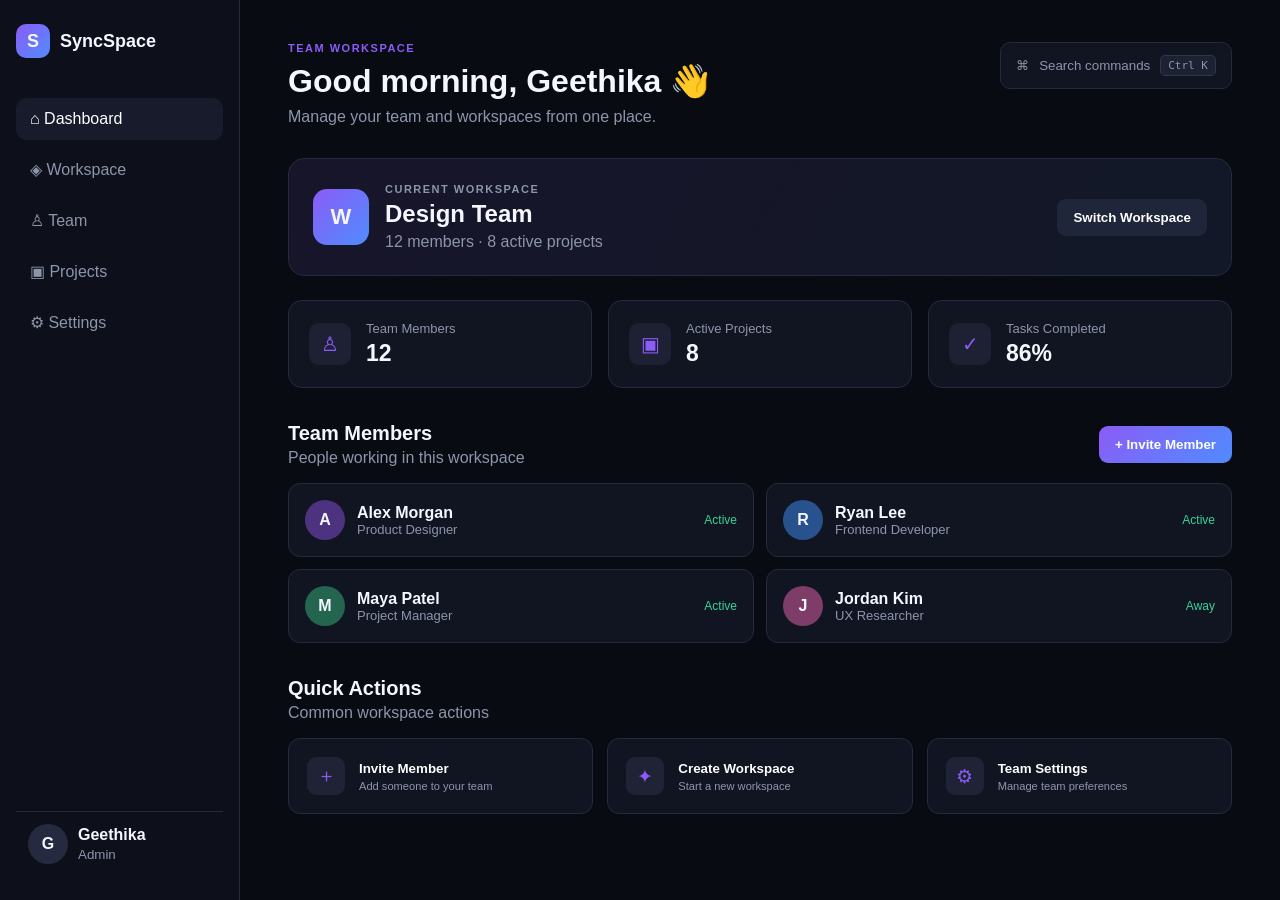
<file: ui-04-team-workspace-command-palette/index.html>
<!DOCTYPE html>
<html lang="en">
<head>
    <meta charset="UTF-8">
    <meta name="viewport" content="width=device-width, initial-scale=1.0">
    <title>Team Workspace</title>
    <link rel="stylesheet" href="style.css">
</head>

<body>

    <!-- Sidebar -->
    <aside class="sidebar">
        <div class="logo">
            <div class="logo-icon">S</div>
            <span>SyncSpace</span>
        </div>

        <nav>
            <a href="#" class="active">⌂ Dashboard</a>
            <a href="#">◈ Workspace</a>
            <a href="#">♙ Team</a>
            <a href="#">▣ Projects</a>
            <a href="#">⚙ Settings</a>
        </nav>

        <div class="sidebar-bottom">
            <div class="user">
                <div class="avatar">G</div>
                <div>
                    <strong>Geethika</strong>
                    <small>Admin</small>
                </div>
            </div>
        </div>
    </aside>

    <!-- Main Content -->
    <main class="main">

        <header class="topbar">
            <div>
                <p class="eyebrow">TEAM WORKSPACE</p>
                <h1>Good morning, Geethika 👋</h1>
                <p class="subtitle">
                    Manage your team and workspaces from one place.
                </p>
            </div>

            <button class="command-button" id="openPalette">
                <span>⌘</span>
                Search commands
                <kbd>Ctrl K</kbd>
            </button>
        </header>

        <!-- Workspace Card -->
        <section class="workspace-card">
            <div class="workspace-info">
                <div class="workspace-icon">W</div>

                <div>
                    <p class="label">CURRENT WORKSPACE</p>
                    <h2>Design Team</h2>
                    <p>12 members · 8 active projects</p>
                </div>
            </div>

            <button class="secondary-btn" id="switchWorkspace">
                Switch Workspace
            </button>
        </section>

        <!-- Stats -->
        <section class="stats">

            <div class="stat-card">
                <span class="stat-icon">♙</span>
                <div>
                    <p>Team Members</p>
                    <h3>12</h3>
                </div>
            </div>

            <div class="stat-card">
                <span class="stat-icon">▣</span>
                <div>
                    <p>Active Projects</p>
                    <h3>8</h3>
                </div>
            </div>

            <div class="stat-card">
                <span class="stat-icon">✓</span>
                <div>
                    <p>Tasks Completed</p>
                    <h3>86%</h3>
                </div>
            </div>

        </section>

        <!-- Team Section -->
        <section class="team-section">

            <div class="section-heading">
                <div>
                    <h2>Team Members</h2>
                    <p>People working in this workspace</p>
                </div>

                <button class="primary-btn" id="inviteBtn">
                    + Invite Member
                </button>
            </div>

            <div class="members">

                <div class="member-card">
                    <div class="avatar purple">A</div>
                    <div>
                        <strong>Alex Morgan</strong>
                        <span>Product Designer</span>
                    </div>
                    <span class="status">Active</span>
                </div>

                <div class="member-card">
                    <div class="avatar blue">R</div>
                    <div>
                        <strong>Ryan Lee</strong>
                        <span>Frontend Developer</span>
                    </div>
                    <span class="status">Active</span>
                </div>

                <div class="member-card">
                    <div class="avatar green">M</div>
                    <div>
                        <strong>Maya Patel</strong>
                        <span>Project Manager</span>
                    </div>
                    <span class="status">Active</span>
                </div>

                <div class="member-card">
                    <div class="avatar pink">J</div>
                    <div>
                        <strong>Jordan Kim</strong>
                        <span>UX Researcher</span>
                    </div>
                    <span class="status">Away</span>
                </div>

            </div>

        </section>

        <!-- Quick Actions -->
        <section class="quick-section">
            <div class="section-heading">
                <div>
                    <h2>Quick Actions</h2>
                    <p>Common workspace actions</p>
                </div>
            </div>

            <div class="quick-actions">

                <button class="action-card" data-command="Invite Member">
                    <span>＋</span>
                    <div>
                        <strong>Invite Member</strong>
                        <small>Add someone to your team</small>
                    </div>
                </button>

                <button class="action-card" data-command="Create Workspace">
                    <span>✦</span>
                    <div>
                        <strong>Create Workspace</strong>
                        <small>Start a new workspace</small>
                    </div>
                </button>

                <button class="action-card" data-command="Team Settings">
                    <span>⚙</span>
                    <div>
                        <strong>Team Settings</strong>
                        <small>Manage team preferences</small>
                    </div>
                </button>

            </div>
        </section>

    </main>

    <!-- Command Palette -->
    <div class="overlay" id="overlay">

        <div class="command-palette">

            <div class="palette-header">
                <span>⌕</span>
                <input
                    type="text"
                    id="commandSearch"
                    placeholder="Search commands..."
                    autocomplete="off"
                >
                <kbd>ESC</kbd>
            </div>

            <div class="commands" id="commands">

                <button class="command-item" data-command="Invite Member">
                    <span>＋</span>
                    <div>
                        <strong>Invite Member</strong>
                        <small>Add a new team member</small>
                    </div>
                </button>

                <button class="command-item" data-command="Switch Workspace">
                    <span>⇄</span>
                    <div>
                        <strong>Switch Workspace</strong>
                        <small>Change your current workspace</small>
                    </div>
                </button>

                <button class="command-item" data-command="Create Workspace">
                    <span>✦</span>
                    <div>
                        <strong>Create Workspace</strong>
                        <small>Create a new workspace</small>
                    </div>
                </button>

                <button class="command-item" data-command="Team Settings">
                    <span>⚙</span>
                    <div>
                        <strong>Team Settings</strong>
                        <small>Manage team settings</small>
                    </div>
                </button>

                <button class="command-item" data-command="View Team">
                    <span>♙</span>
                    <div>
                        <strong>View Team</strong>
                        <small>See all team members</small>
                    </div>
                </button>

            </div>

            <div class="palette-footer">
                <span>↑↓ Navigate</span>
                <span>↵ Select</span>
                <span>ESC Close</span>
            </div>

        </div>

    </div>

    <!-- Notification -->
    <div class="toast" id="toast"></div>

    <script src="script.js"></script>

</body>
</html>
</file>
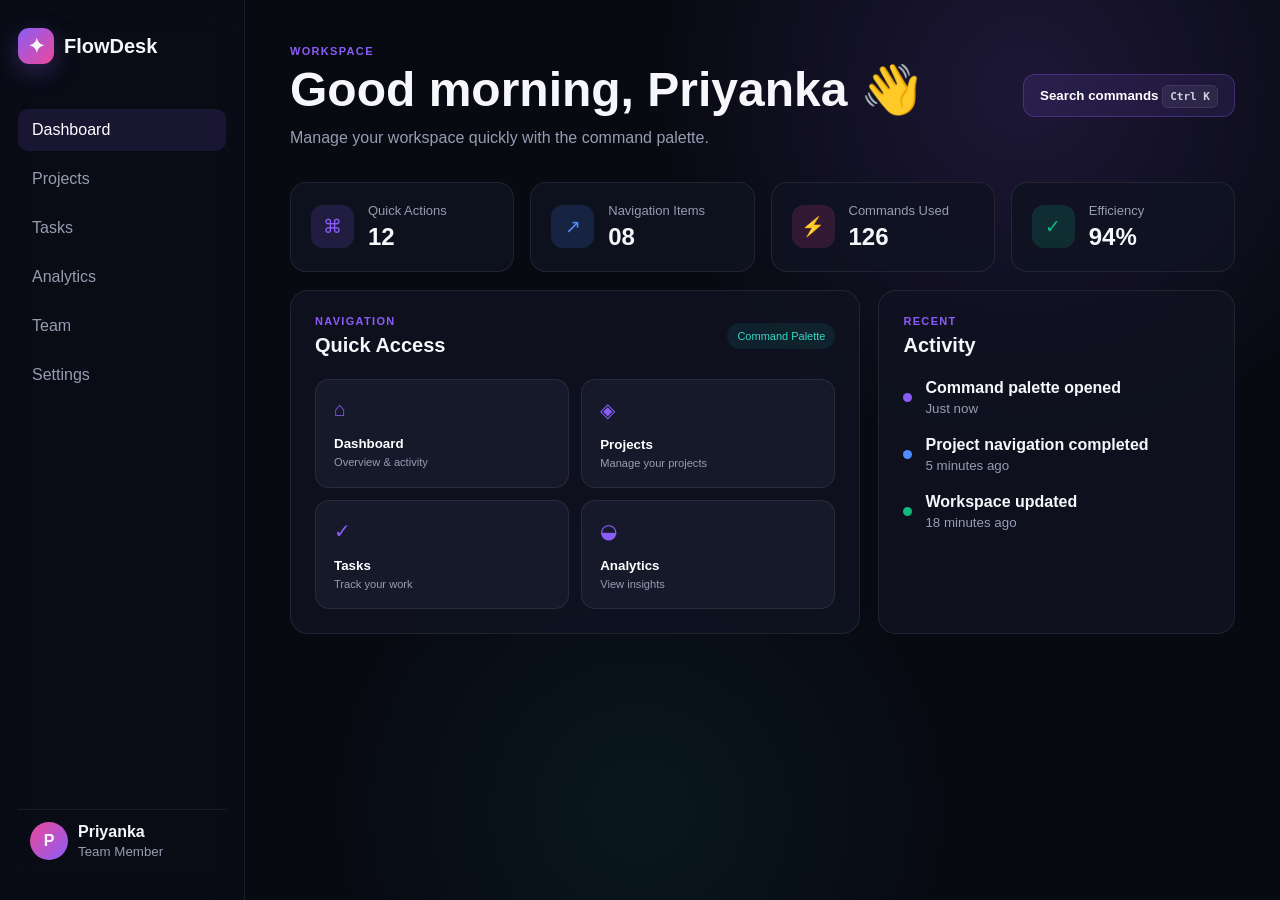
<file: ui-05-navigation-command-palette/ui-05-navigation-command-palette/index.html>
<!DOCTYPE html>
<html lang="en">
<head>
    <meta charset="UTF-8">
    <meta name="viewport" content="width=device-width, initial-scale=1.0">
    <title>SaaS Navigation Command Palette</title>
    <link rel="stylesheet" href="style.css">
</head>

<body>

    <aside class="sidebar">
        <div class="logo">
            <span class="logo-icon">✦</span>
            <span>FlowDesk</span>
        </div>

        <nav>
            <a href="#" class="active">Dashboard</a>
            <a href="#">Projects</a>
            <a href="#">Tasks</a>
            <a href="#">Analytics</a>
            <a href="#">Team</a>
            <a href="#">Settings</a>
        </nav>

        <div class="profile">
            <div class="avatar">P</div>
            <div>
                <strong>Priyanka</strong>
                <small>Team Member</small>
            </div>
        </div>
    </aside>

    <main class="main-content">

        <header class="topbar">
            <div>
                <p class="eyebrow">Workspace</p>
                <h1>Good morning, Priyanka 👋</h1>
                <p class="subtitle">Manage your workspace quickly with the command palette.</p>
            </div>

            <button class="command-btn" id="openPalette">
                Search commands
                <kbd>Ctrl K</kbd>
            </button>
        </header>

        <section class="stats">

            <div class="stat-card">
                <span class="stat-icon purple">⌘</span>
                <div>
                    <p>Quick Actions</p>
                    <h2>12</h2>
                </div>
            </div>

            <div class="stat-card">
                <span class="stat-icon blue">↗</span>
                <div>
                    <p>Navigation Items</p>
                    <h2>08</h2>
                </div>
            </div>

            <div class="stat-card">
                <span class="stat-icon pink">⚡</span>
                <div>
                    <p>Commands Used</p>
                    <h2>126</h2>
                </div>
            </div>

            <div class="stat-card">
                <span class="stat-icon green">✓</span>
                <div>
                    <p>Efficiency</p>
                    <h2>94%</h2>
                </div>
            </div>

        </section>

        <section class="dashboard-grid">

            <div class="panel">
                <div class="panel-header">
                    <div>
                        <p class="eyebrow">Navigation</p>
                        <h2>Quick Access</h2>
                    </div>
                    <span class="badge">Command Palette</span>
                </div>

                <div class="quick-grid">
                    <button class="quick-card" data-command="Dashboard">
                        <span>⌂</span>
                        <strong>Dashboard</strong>
                        <small>Overview & activity</small>
                    </button>

                    <button class="quick-card" data-command="Projects">
                        <span>◈</span>
                        <strong>Projects</strong>
                        <small>Manage your projects</small>
                    </button>

                    <button class="quick-card" data-command="Tasks">
                        <span>✓</span>
                        <strong>Tasks</strong>
                        <small>Track your work</small>
                    </button>

                    <button class="quick-card" data-command="Analytics">
                        <span>◒</span>
                        <strong>Analytics</strong>
                        <small>View insights</small>
                    </button>
                </div>
            </div>

            <div class="panel activity-panel">
                <div class="panel-header">
                    <div>
                        <p class="eyebrow">Recent</p>
                        <h2>Activity</h2>
                    </div>
                </div>

                <div class="activity">
                    <div class="activity-item">
                        <span class="dot purple-dot"></span>
                        <div>
                            <strong>Command palette opened</strong>
                            <small>Just now</small>
                        </div>
                    </div>

                    <div class="activity-item">
                        <span class="dot blue-dot"></span>
                        <div>
                            <strong>Project navigation completed</strong>
                            <small>5 minutes ago</small>
                        </div>
                    </div>

                    <div class="activity-item">
                        <span class="dot green-dot"></span>
                        <div>
                            <strong>Workspace updated</strong>
                            <small>18 minutes ago</small>
                        </div>
                    </div>
                </div>
            </div>

        </section>

    </main>

    <!-- Command Palette -->
    <div class="overlay" id="paletteOverlay">

        <div class="command-palette" id="commandPalette">

            <div class="search-box">
                <span>⌕</span>
                <input
                    type="text"
                    id="commandSearch"
                    placeholder="Search commands..."
                    autocomplete="off"
                >
                <kbd>ESC</kbd>
            </div>

            <div class="commands" id="commands">

                <p class="command-title">Quick Actions</p>

                <button class="command-item" data-command="Create new project">
                    <span class="command-icon purple-bg">＋</span>
                    <div>
                        <strong>Create new project</strong>
                        <small>Start a new project</small>
                    </div>
                    <kbd>↵</kbd>
                </button>

                <button class="command-item" data-command="Create new task">
                    <span class="command-icon blue-bg">✓</span>
                    <div>
                        <strong>Create new task</strong>
                        <small>Add a task to your workspace</small>
                    </div>
                    <kbd>↵</kbd>
                </button>

                <p class="command-title">Navigation</p>

                <button class="command-item" data-command="Dashboard">
                    <span class="command-icon">⌂</span>
                    <div>
                        <strong>Dashboard</strong>
                        <small>Go to dashboard</small>
                    </div>
                    <kbd>⌘1</kbd>
                </button>

                <button class="command-item" data-command="Projects">
                    <span class="command-icon">◈</span>
                    <div>
                        <strong>Projects</strong>
                        <small>View all projects</small>
                    </div>
                    <kbd>⌘2</kbd>
                </button>

                <button class="command-item" data-command="Tasks">
                    <span class="command-icon">✓</span>
                    <div>
                        <strong>Tasks</strong>
                        <small>View your tasks</small>
                    </div>
                    <kbd>⌘3</kbd>
                </button>

                <button class="command-item" data-command="Analytics">
                    <span class="command-icon">◒</span>
                    <div>
                        <strong>Analytics</strong>
                        <small>View workspace analytics</small>
                    </div>
                    <kbd>⌘4</kbd>
                </button>

                <p class="command-title">Settings</p>

                <button class="command-item" data-command="Settings">
                    <span class="command-icon">⚙</span>
                    <div>
                        <strong>Settings</strong>
                        <small>Manage workspace settings</small>
                    </div>
                    <kbd>⌘,</kbd>
                </button>

            </div>

            <div class="palette-footer">
                <span>↑↓ Navigate</span>
                <span>↵ Select</span>
                <span>ESC Close</span>
            </div>

        </div>

    </div>

    <script src="script.js"></script>
</body>
</html>
</file>
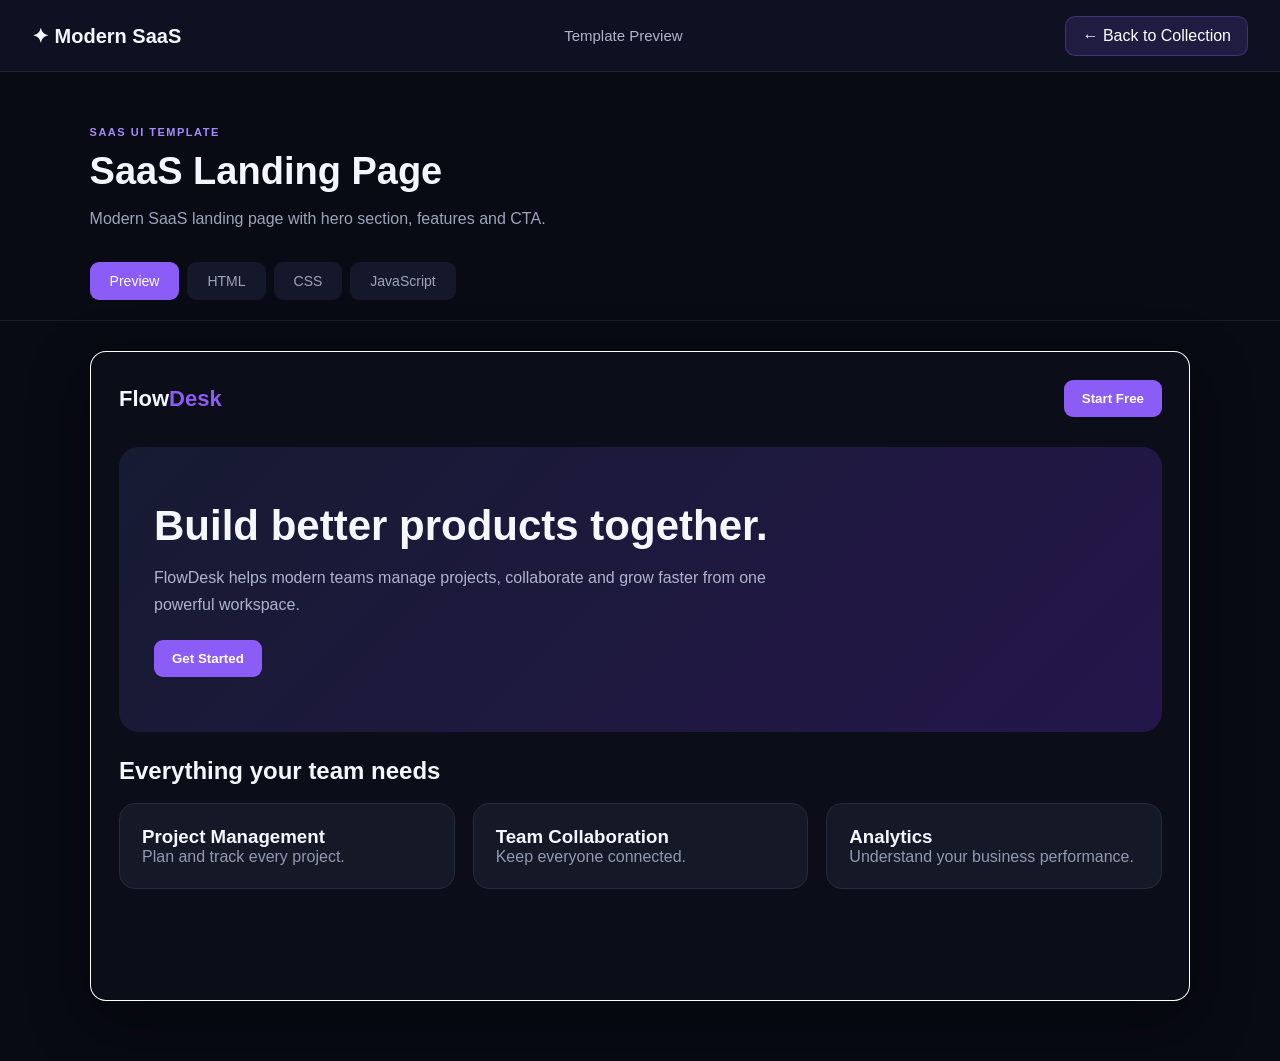
<file: template-viewer.html>
<!DOCTYPE html>
<html lang="en">
<head>
    <meta charset="UTF-8">
    <meta name="viewport" content="width=device-width, initial-scale=1.0">

    <title>Template Preview | Modern SaaS UI Collection</title>

    <link rel="stylesheet" href="viewer.css">
</head>

<body>

    <!-- HEADER -->
    <header class="viewer-header">

        <div class="brand">
            ✦ Modern SaaS
        </div>

        <div class="header-title">
            Template Preview
        </div>

        <a href="index.html" class="back-btn">
            ← Back to Collection
        </a>

    </header>


    <!-- TEMPLATE DETAILS -->
    <section class="template-info">

        <span class="label">
            SAAS UI TEMPLATE
        </span>

        <h1 id="templateTitle">
            Loading Template...
        </h1>

        <p id="templateDescription">
            Loading template information...
        </p>

    </section>


    <!-- TABS -->
    <nav class="code-tabs">

        <button class="tab-btn active" data-tab="preview">
            Preview
        </button>

        <button class="tab-btn" data-tab="html">
            HTML
        </button>

        <button class="tab-btn" data-tab="css">
            CSS
        </button>

        <button class="tab-btn" data-tab="js">
            JavaScript
        </button>

    </nav>


    <!-- MAIN CONTENT -->
    <main class="viewer-content">


        <!-- PREVIEW TAB -->
        <section id="preview" class="tab-content active">

            <div class="preview-container">

                <iframe
                    id="previewFrame"
                    title="Template Preview">
                </iframe>

            </div>

        </section>


        <!-- HTML TAB -->
        <section id="html" class="tab-content">

            <div class="code-container">

                <div class="code-header">
                    <span>HTML</span>

                    <button onclick="copyCode('htmlCode')">
                        Copy
                    </button>
                </div>

                <pre><code id="htmlCode">Loading HTML...</code></pre>

            </div>

        </section>


        <!-- CSS TAB -->
        <section id="css" class="tab-content">

            <div class="code-container">

                <div class="code-header">
                    <span>CSS</span>

                    <button onclick="copyCode('cssCode')">
                        Copy
                    </button>
                </div>

                <pre><code id="cssCode">Loading CSS...</code></pre>

            </div>

        </section>


        <!-- JAVASCRIPT TAB -->
        <section id="js" class="tab-content">

            <div class="code-container">

                <div class="code-header">
                    <span>JavaScript</span>

                    <button onclick="copyCode('jsCode')">
                        Copy
                    </button>
                </div>

                <pre><code id="jsCode">Loading JavaScript...</code></pre>

            </div>

        </section>

    </main>


    <script src="viewer.js"></script>

</body>
</html>
</file>
<file: style.css>
* {
    margin: 0;
    padding: 0;
    box-sizing: border-box;
}

:root {
    --bg: #08090f;
    --sidebar: #0d0e16;
    --card: #11131d;
    --card-hover: #151827;
    --border: rgba(255, 255, 255, 0.08);
    --text: #f5f5f7;
    --muted: #8b8fa3;
    --purple: #8b5cf6;
    --blue: #4f8cff;
    --pink: #ec4899;
    --green: #34d399;
}

body {
    font-family: Inter, -apple-system, BlinkMacSystemFont, "Segoe UI", sans-serif;
    background:
        radial-gradient(circle at 70% 0%, rgba(91, 62, 180, 0.14), transparent 30%),
        var(--bg);
    color: var(--text);
    min-height: 100vh;
}

/* ================= SIDEBAR ================= */

.sidebar {
    position: fixed;
    left: 0;
    top: 0;
    width: 255px;
    height: 100vh;
    background: rgba(13, 14, 22, 0.96);
    border-right: 1px solid var(--border);
    padding: 24px 14px;
    display: flex;
    flex-direction: column;
    overflow-y: auto;
    z-index: 10;
}

.brand {
    display: flex;
    align-items: center;
    gap: 12px;
    padding: 4px 12px 28px;
}

.brand-icon {
    width: 38px;
    height: 38px;
    border-radius: 12px;
    display: grid;
    place-items: center;
    font-size: 20px;
    background: linear-gradient(135deg, #8b5cf6, #4f8cff);
    box-shadow: 0 8px 25px rgba(109, 78, 246, 0.3);
}

.brand h2 {
    font-size: 15px;
    font-weight: 700;
}

.brand span {
    font-size: 11px;
    color: var(--muted);
}

.nav-title {
    color: #62677a;
    font-size: 10px;
    font-weight: 700;
    letter-spacing: 1.2px;
    padding: 14px 13px 8px;
}

.nav-item {
    display: flex;
    align-items: center;
    gap: 12px;
    color: #969bad;
    text-decoration: none;
    font-size: 13px;
    padding: 10px 13px;
    border-radius: 9px;
    margin: 2px 0;
    transition: 0.2s ease;
}

.nav-item span {
    width: 18px;
    text-align: center;
}

.nav-item:hover {
    color: white;
    background: rgba(255, 255, 255, 0.05);
}

.nav-item.active {
    color: white;
    background: linear-gradient(
        90deg,
        rgba(139, 92, 246, 0.22),
        rgba(79, 140, 255, 0.08)
    );
    border: 1px solid rgba(139, 92, 246, 0.18);
}

.sidebar-bottom {
    margin-top: auto;
    padding: 18px 8px 0;
}

.profile {
    display: flex;
    align-items: center;
    gap: 10px;
    padding: 12px;
    border: 1px solid var(--border);
    border-radius: 12px;
    background: rgba(255, 255, 255, 0.025);
}

.avatar {
    width: 34px;
    height: 34px;
    border-radius: 50%;
    display: grid;
    place-items: center;
    background: linear-gradient(135deg, #ec4899, #8b5cf6);
    font-weight: 700;
    font-size: 13px;
}

.profile strong {
    display: block;
    font-size: 12px;
}

.profile small {
    color: var(--muted);
    font-size: 10px;
}

/* ================= MAIN ================= */

.main {
    margin-left: 255px;
    min-height: 100vh;
    padding: 0 38px 40px;
}

/* ================= TOPBAR ================= */

.topbar {
    height: 76px;
    display: flex;
    align-items: center;
    justify-content: space-between;
    border-bottom: 1px solid var(--border);
}

.breadcrumb {
    display: flex;
    gap: 10px;
    align-items: center;
    font-size: 12px;
}

.breadcrumb span {
    color: var(--muted);
}

.breadcrumb b {
    color: #4e5264;
}

.breadcrumb strong {
    color: white;
}

.top-actions {
    display: flex;
    align-items: center;
    gap: 10px;
}

.search {
    width: 250px;
    height: 38px;
    border: 1px solid var(--border);
    background: rgba(255, 255, 255, 0.035);
    border-radius: 9px;
    display: flex;
    align-items: center;
    padding: 0 10px;
    gap: 8px;
}

.search span {
    color: #777c90;
    font-size: 20px;
}

.search input {
    flex: 1;
    background: transparent;
    border: none;
    outline: none;
    color: white;
    font-size: 12px;
}

.search input::placeholder {
    color: #676b7d;
}

.search kbd {
    color: #777c90;
    font-size: 10px;
    border: 1px solid var(--border);
    padding: 3px 6px;
    border-radius: 5px;
}

.icon-button {
    width: 38px;
    height: 38px;
    border-radius: 9px;
    border: 1px solid var(--border);
    background: rgba(255, 255, 255, 0.035);
    color: #a8adbf;
    cursor: pointer;
    transition: 0.2s;
}

.icon-button:hover {
    background: rgba(255, 255, 255, 0.08);
    color: white;
}

/* ================= HERO ================= */

.hero {
    margin-top: 38px;
    padding: 34px;
    min-height: 210px;
    border: 1px solid var(--border);
    border-radius: 18px;
    background:
        radial-gradient(
            circle at 85% 20%,
            rgba(139, 92, 246, 0.22),
            transparent 35%
        ),
        linear-gradient(
            135deg,
            rgba(255, 255, 255, 0.045),
            rgba(255, 255, 255, 0.015)
        );
    display: flex;
    align-items: center;
    justify-content: space-between;
    overflow: hidden;
    position: relative;
}

.hero::after {
    content: "";
    position: absolute;
    width: 250px;
    height: 250px;
    right: 100px;
    top: -160px;
    border-radius: 50%;
    background: rgba(79, 140, 255, 0.13);
    filter: blur(35px);
}

.eyebrow {
    color: #9b7cff;
    font-size: 10px;
    font-weight: 700;
    letter-spacing: 1.5px;
}

.hero h1 {
    font-size: clamp(30px, 4vw, 48px);
    line-height: 1.05;
    margin: 12px 0;
    letter-spacing: -1.5px;
}

.hero h1 span {
    background: linear-gradient(90deg, #9b7cff, #5e9cff, #e879f9);
    -webkit-background-clip: text;
    -webkit-text-fill-color: transparent;
}

.hero p {
    color: var(--muted);
    max-width: 560px;
    font-size: 13px;
    line-height: 1.7;
}

.hero-stat {
    position: relative;
    z-index: 2;
    min-width: 145px;
    text-align: center;
    padding: 22px;
    border: 1px solid rgba(139, 92, 246, 0.25);
    background: rgba(139, 92, 246, 0.08);
    border-radius: 15px;
}

.hero-stat strong {
    display: block;
    font-size: 38px;
    background: linear-gradient(135deg, #a78bfa, #60a5fa);
    -webkit-background-clip: text;
    -webkit-text-fill-color: transparent;
}

.hero-stat span {
    color: var(--muted);
    font-size: 11px;
}

/* ================= STATS ================= */

.stats {
    display: grid;
    grid-template-columns: repeat(4, 1fr);
    gap: 14px;
    margin: 20px 0 40px;
}

.stat-card {
    border: 1px solid var(--border);
    background: rgba(255, 255, 255, 0.025);
    border-radius: 13px;
    padding: 17px;
    display: flex;
    align-items: center;
    gap: 13px;
}

.stat-icon {
    width: 38px;
    height: 38px;
    border-radius: 10px;
    display: grid;
    place-items: center;
}

.stat-icon.purple {
    background: rgba(139, 92, 246, 0.15);
}

.stat-icon.blue {
    background: rgba(79, 140, 255, 0.15);
}

.stat-icon.pink {
    background: rgba(236, 72, 153, 0.15);
}

.stat-icon.green {
    background: rgba(52, 211, 153, 0.15);
}

.stat-card span {
    display: block;
    color: var(--muted);
    font-size: 10px;
    margin-bottom: 3px;
}

.stat-card strong {
    font-size: 17px;
}

/* ================= SECTION ================= */

.section-header {
    display: flex;
    justify-content: space-between;
    align-items: center;
    margin-bottom: 18px;
}

.section-header h2 {
    font-size: 20px;
}

.section-header p {
    color: var(--muted);
    font-size: 11px;
    margin-top: 4px;
}

.view-buttons {
    display: flex;
    gap: 5px;
}

.view {
    width: 34px;
    height: 32px;
    border-radius: 7px;
    border: 1px solid var(--border);
    background: transparent;
    color: #707589;
    cursor: pointer;
}

.view.active,
.view:hover {
    color: white;
    background: rgba(139, 92, 246, 0.15);
}

/* ================= TEMPLATE GRID ================= */

.template-grid {
    display: grid;
    grid-template-columns: repeat(4, 1fr);
    gap: 18px;
}

.template-card {
    background: var(--card);
    border: 1px solid var(--border);
    border-radius: 15px;
    overflow: hidden;
    transition: 0.3s ease;
    min-width: 0;
}

.template-card:hover {
    transform: translateY(-5px);
    border-color: rgba(139, 92, 246, 0.4);
    background: var(--card-hover);
    box-shadow: 0 20px 50px rgba(0, 0, 0, 0.25);
}

/* ================= PREVIEWS ================= */

.card-preview {
    height: 145px;
    position: relative;
    overflow: hidden;
    background:
        linear-gradient(
            135deg,
            rgba(139, 92, 246, 0.12),
            rgba(79, 140, 255, 0.05)
        );
    border-bottom: 1px solid var(--border);
}

/* Landing */
.landing-preview {
    padding: 20px;
}

.preview-nav {
    height: 7px;
    width: 80%;
    background: #34384b;
    border-radius: 10px;
}

.preview-lines {
    width: 55%;
    height: 45px;
    margin-top: 22px;
    border-radius: 6px;
    background:
        linear-gradient(#7770b7 0 5px, transparent 5px 13px),
        linear-gradient(#34384b 0 5px, transparent 5px 13px),
        linear-gradient(#34384b 0 5px, transparent 5px 13px);
}

.preview-button {
    width: 55px;
    height: 14px;
    background: #7655df;
    border-radius: 4px;
    margin-top: 12px;
}

/* Dashboard */
.dashboard-preview {
    padding: 14px 14px 14px 35px;
}

.mini-sidebar {
    position: absolute;
    left: 8px;
    top: 12px;
    width: 18px;
    height: 120px;
    border-radius: 4px;
    background: #292d40;
}

.mini-chart {
    height: 65px;
    border-radius: 6px;
    background:
        linear-gradient(
            160deg,
            transparent 45%,
            #7c5ce3 46%,
            #7c5ce3 49%,
            transparent 50%
        ),
        #1b1e2b;
}

.mini-cards {
    width: 100%;
    height: 25px;
    margin-top: 10px;
    border-radius: 5px;
    background: #272b3b;
}

/* Onboarding */
.onboarding-preview {
    padding: 25px;
}

.step-line {
    height: 5px;
    width: 70%;
    border-radius: 5px;
    background: linear-gradient(90deg, #8b5cf6 65%, #2b2f40 65%);
}

.onboard-box {
    margin: 22px auto;
    width: 65%;
    height: 55px;
    border-radius: 8px;
    background: #252939;
}

/* Login */
.login-preview {
    display: grid;
    place-items: center;
}

.login-box {
    width: 48%;
    height: 82px;
    border-radius: 8px;
    background: #262a3a;
    box-shadow: 0 0 25px rgba(139, 92, 246, 0.1);
}

/* Pricing */
.pricing-preview {
    display: flex;
    align-items: center;
    justify-content: center;
    gap: 6px;
    padding: 15px;
}

.price-box {
    width: 29%;
    height: 95px;
    border-radius: 6px;
    background: #242838;
    border: 1px solid #383d54;
}

.price-box:nth-child(2) {
    border-color: #805ee9;
    transform: translateY(-5px);
}

/* Billing */
.billing-preview {
    padding: 20px;
}

.invoice {
    width: 45%;
    height: 80px;
    background: #252939;
    border-radius: 6px;
}

.invoice-lines {
    position: absolute;
    right: 20px;
    top: 30px;
    width: 35%;
    height: 60px;
    background: repeating-linear-gradient(
        #363a4c 0 5px,
        transparent 5px 15px
    );
}

/* Settings */
.settings-preview {
    padding: 20px;
}

.settings-menu {
    width: 28%;
    height: 90px;
    background: #242838;
    border-radius: 5px;
}

.settings-panel {
    position: absolute;
    right: 20px;
    top: 20px;
    width: 55%;
    height: 90px;
    border-radius: 5px;
    background: #292d3e;
}

/* Team */
.team-preview {
    padding: 25px;
}

.member {
    height: 22px;
    margin-bottom: 8px;
    border-radius: 5px;
    background: #292d3e;
}

/* Users */
.users-preview {
    padding: 25px;
}

.user-row {
    height: 20px;
    margin-bottom: 9px;
    border-radius: 4px;
    background: #292d3e;
}

/* Integrations */
.integrations-preview {
    display: flex;
    justify-content: center;
    align-items: center;
    gap: 13px;
}

.integration-icon {
    width: 38px;
    height: 38px;
    border-radius: 10px;
    background: #292d3e;
    border: 1px solid #40455b;
}

.integration-icon:nth-child(2) {
    background: rgba(139, 92, 246, 0.3);
}

/* Help */
.help-preview {
    padding: 18px;
}

.search-preview {
    height: 23px;
    background: #292d3e;
    border-radius: 5px;
    margin-bottom: 14px;
}

.help-row {
    height: 17px;
    background: #242838;
    margin: 6px 0;
    border-radius: 4px;
}

/* Documentation */
.docs-preview {
    padding: 15px;
}

.docs-sidebar {
    width: 25%;
    height: 110px;
    background: #252939;
    border-radius: 4px;
}

.docs-content {
    position: absolute;
    left: 34%;
    top: 20px;
    width: 55%;
    height: 85px;
    background: repeating-linear-gradient(
        #363a4c 0 5px,
        transparent 5px 15px
    );
}

/* Calendar */
.calendar-preview {
    padding: 20px;
}

.calendar-grid {
    width: 85%;
    height: 100px;
    margin: auto;
    border: 1px solid #3a3e52;
    background:
        linear-gradient(#303447 1px, transparent 1px),
        linear-gradient(90deg, #303447 1px, transparent 1px);
    background-size: 20px 20px;
    border-radius: 5px;
}

/* Files */
.files-preview {
    padding: 25px;
}

.folder {
    display: inline-block;
    width: 29%;
    height: 55px;
    margin: 2%;
    background: #292d40;
    border-radius: 7px;
    border-top: 7px solid #6e55ca;
}

/* Workspace */
.workspace-preview {
    padding: 15px;
}

.workspace-sidebar {
    width: 22%;
    height: 110px;
    background: #252939;
    border-radius: 5px;
}

.workspace-main {
    position: absolute;
    left: 29%;
    top: 15px;
    width: 65%;
    height: 110px;
    background: #242838;
    border-radius: 5px;
}

/* Command */
.command-preview {
    padding: 20px;
}

.command-box {
    height: 30px;
    background: #303449;
    border-radius: 6px;
    color: #858aa0;
    font-size: 9px;
    display: flex;
    align-items: center;
    gap: 7px;
    padding: 0 10px;
}

.command-item {
    height: 18px;
    background: #262a3a;
    margin-top: 7px;
    border-radius: 4px;
}

/* ================= CARD CONTENT ================= */

.card-content {
    padding: 17px;
}

.card-top {
    display: flex;
    justify-content: space-between;
    align-items: center;
    margin-bottom: 10px;
}

.number {
    color: #555a70;
    font-size: 10px;
    font-weight: 700;
}

.tag {
    color: #9381d9;
    background: rgba(139, 92, 246, 0.09);
    padding: 4px 7px;
    border-radius: 5px;
    font-size: 8px;
    font-weight: 700;
}

.card-content h3 {
    font-size: 14px;
    margin-bottom: 7px;
}

.card-content p {
    color: var(--muted);
    font-size: 10px;
    line-height: 1.6;
    min-height: 34px;
}

.open-btn {
    margin-top: 14px;
    width: 100%;
    border: 1px solid var(--border);
    background: rgba(255, 255, 255, 0.035);
    color: #d7d9e4;
    padding: 9px;
    border-radius: 7px;
    cursor: pointer;
    font-size: 10px;
    transition: 0.2s;
}

.open-btn span {
    margin-left: 5px;
}

.open-btn:hover {
    background: linear-gradient(
        90deg,
        rgba(139, 92, 246, 0.25),
        rgba(79, 140, 255, 0.15)
    );
    border-color: rgba(139, 92, 246, 0.4);
    color: white;
}

/* ================= FOOTER ================= */

footer {
    margin-top: 45px;
    padding-top: 20px;
    border-top: 1px solid var(--border);
    display: flex;
    justify-content: space-between;
    color: #555a6d;
    font-size: 10px;
}

/* ================= RESPONSIVE ================= */

@media (max-width: 1200px) {

    .template-grid {
        grid-template-columns: repeat(3, 1fr);
    }

    .stats {
        grid-template-columns: repeat(2, 1fr);
    }
}

@media (max-width: 900px) {

    .sidebar {
        width: 210px;
    }

    .main {
        margin-left: 210px;
        padding: 0 22px 30px;
    }

    .template-grid {
        grid-template-columns: repeat(2, 1fr);
    }

    .hero-stat {
        display: none;
    }
}

@media (max-width: 650px) {

    .sidebar {
        display: none;
    }

    .main {
        margin-left: 0;
        padding: 0 15px 25px;
    }

    .topbar {
        height: 65px;
    }

    .breadcrumb {
        display: none;
    }

    .search {
        width: 180px;
    }

    .hero {
        padding: 25px;
    }

    .hero h1 {
        font-size: 30px;
    }

    .stats {
        grid-template-columns: 1fr;
    }

    .template-grid {
        grid-template-columns: 1fr;
    }

    footer {
        flex-direction: column;
        gap: 8px;
    }
}
</file>
<file: ui-01-navigation-command-palette/style.css>
/* =========================================================
   SAAS COMMAND PALETTE
   Premium Dashboard UI
   ========================================================= */

@import url('https://fonts.googleapis.com/css2?family=Inter:wght@400;500;600;700;800&display=swap');


/* =========================================================
   ROOT
   ========================================================= */

:root {
    --bg-main: #08090f;
    --bg-secondary: #0d0f18;
    --bg-card: rgba(18, 20, 32, 0.82);

    --purple: #8b5cf6;
    --purple-light: #a78bfa;
    --blue: #4f8cff;
    --pink: #ec4899;
    --emerald: #10b981;
    --peacock: #14b8a6;

    --text-primary: #f8f7ff;
    --text-secondary: #a6a8b8;
    --text-muted: #6f7285;

    --border: rgba(255, 255, 255, 0.08);

    --shadow:
        0 20px 60px rgba(0, 0, 0, 0.35);

    --radius: 18px;
}


/* =========================================================
   RESET
   ========================================================= */

* {
    margin: 0;
    padding: 0;
    box-sizing: border-box;
}

html {
    scroll-behavior: smooth;
}

body {
    min-height: 100vh;
    font-family: "Inter", sans-serif;
    background:
        radial-gradient(
            circle at 80% 5%,
            rgba(139, 92, 246, 0.13),
            transparent 28%
        ),
        radial-gradient(
            circle at 20% 90%,
            rgba(20, 184, 166, 0.08),
            transparent 25%
        ),
        var(--bg-main);

    color: var(--text-primary);
    overflow-x: hidden;
}


/* =========================================================
   SIDEBAR
   ========================================================= */

.sidebar {
    position: fixed;
    left: 0;
    top: 0;

    width: 250px;
    height: 100vh;

    padding: 28px 18px;

    background:
        linear-gradient(
            180deg,
            rgba(16, 17, 28, 0.98),
            rgba(8, 9, 15, 0.98)
        );

    border-right: 1px solid var(--border);

    display: flex;
    flex-direction: column;

    z-index: 20;
}


/* Logo */

.logo {
    display: flex;
    align-items: center;
    gap: 12px;

    padding: 0 10px;
    margin-bottom: 38px;

    font-size: 18px;
    font-weight: 800;
    letter-spacing: -0.5px;
}

.logo-icon {
    width: 38px;
    height: 38px;

    border-radius: 12px;

    display: flex;
    align-items: center;
    justify-content: center;

    font-size: 17px;
    font-weight: 800;

    background:
        linear-gradient(
            135deg,
            var(--purple),
            var(--blue)
        );

    box-shadow:
        0 8px 25px rgba(139, 92, 246, 0.35);
}


/* Navigation */

nav {
    display: flex;
    flex-direction: column;
    gap: 7px;
}

.nav-item {
    position: relative;

    display: flex;
    align-items: center;
    gap: 13px;

    padding: 12px 13px;

    border-radius: 12px;

    color: var(--text-secondary);
    text-decoration: none;

    font-size: 13px;
    font-weight: 500;

    transition:
        background 0.25s ease,
        color 0.25s ease,
        transform 0.25s ease;
}

.nav-item span {
    width: 20px;

    text-align: center;

    font-size: 16px;
}

.nav-item:hover {
    color: white;

    background: rgba(139, 92, 246, 0.09);

    transform: translateX(2px);
}

.nav-item.active {
    color: white;

    background:
        linear-gradient(
            90deg,
            rgba(139, 92, 246, 0.20),
            rgba(79, 140, 255, 0.08)
        );

    box-shadow:
        inset 0 0 0 1px rgba(139, 92, 246, 0.12);
}

.nav-item.active::before {
    content: "";

    position: absolute;

    left: -18px;

    width: 3px;
    height: 22px;

    border-radius: 0 4px 4px 0;

    background:
        linear-gradient(
            180deg,
            var(--purple),
            var(--blue)
        );
}


/* Sidebar bottom */

.sidebar-bottom {
    margin-top: auto;
}

.profile {
    margin-top: 20px;
    padding: 14px 10px;

    border-top: 1px solid var(--border);

    display: flex;
    align-items: center;
    gap: 11px;
}

.avatar {
    width: 36px;
    height: 36px;

    border-radius: 50%;

    display: flex;
    align-items: center;
    justify-content: center;

    background:
        linear-gradient(
            135deg,
            var(--pink),
            var(--purple)
        );

    font-weight: 700;
    font-size: 13px;

    box-shadow:
        0 5px 18px rgba(236, 72, 153, 0.25);
}

.profile strong {
    display: block;

    font-size: 12px;
    font-weight: 600;
}

.profile small {
    display: block;

    margin-top: 3px;

    color: var(--text-muted);

    font-size: 10px;
}


/* =========================================================
   MAIN CONTENT
   ========================================================= */

.main-content {
    margin-left: 250px;

    min-height: 100vh;

    padding: 38px 45px;
}


/* =========================================================
   TOPBAR
   ========================================================= */

.topbar {
    display: flex;
    justify-content: space-between;
    align-items: center;

    margin-bottom: 38px;
}

.welcome {
    color: var(--text-muted);

    font-size: 12px;
    font-weight: 500;

    margin-bottom: 7px;
}

h1 {
    font-size: 30px;
    font-weight: 800;

    letter-spacing: -1.2px;
}


/* Command button */

.command-button {
    display: flex;
    align-items: center;
    gap: 10px;

    padding: 11px 13px;

    border: 1px solid var(--border);
    border-radius: 12px;

    background: rgba(255, 255, 255, 0.035);

    color: var(--text-secondary);

    font-family: inherit;
    font-size: 12px;

    cursor: pointer;

    transition: all 0.25s ease;

    backdrop-filter: blur(14px);
}

.command-button span {
    color: var(--purple-light);

    font-size: 16px;
}

.command-button:hover {
    color: white;

    border-color: rgba(139, 92, 246, 0.4);

    background:
        rgba(139, 92, 246, 0.08);

    box-shadow:
        0 8px 30px rgba(139, 92, 246, 0.12);
}

kbd {
    padding: 4px 7px;

    border: 1px solid rgba(255, 255, 255, 0.10);
    border-bottom-color: rgba(255, 255, 255, 0.18);

    border-radius: 6px;

    background: rgba(255, 255, 255, 0.05);

    color: #aaaabd;

    font-family: inherit;
    font-size: 10px;
}


/* =========================================================
   DASHBOARD STAT CARDS
   ========================================================= */

.dashboard-grid {
    display: grid;

    grid-template-columns:
        repeat(4, minmax(0, 1fr));

    gap: 16px;

    margin-bottom: 22px;
}

.stat-card {
    position: relative;

    padding: 22px;

    min-height: 155px;

    overflow: hidden;

    border: 1px solid var(--border);
    border-radius: var(--radius);

    background:
        linear-gradient(
            145deg,
            rgba(22, 24, 38, 0.90),
            rgba(12, 14, 22, 0.86)
        );

    box-shadow: var(--shadow);

    transition:
        transform 0.3s ease,
        border-color 0.3s ease;
}

.stat-card::after {
    content: "";

    position: absolute;

    width: 110px;
    height: 110px;

    right: -45px;
    top: -45px;

    border-radius: 50%;

    background:
        radial-gradient(
            circle,
            rgba(139, 92, 246, 0.18),
            transparent 70%
        );
}

.stat-card:hover {
    transform: translateY(-4px);

    border-color:
        rgba(139, 92, 246, 0.25);
}

.stat-icon {
    display: inline-flex;

    width: 36px;
    height: 36px;

    align-items: center;
    justify-content: center;

    margin-bottom: 17px;

    border-radius: 10px;

    background:
        rgba(139, 92, 246, 0.10);

    color: var(--purple-light);

    font-size: 16px;
}

.stat-card:nth-child(2) .stat-icon {
    color: var(--blue);
    background: rgba(79, 140, 255, 0.10);
}

.stat-card:nth-child(3) .stat-icon {
    color: var(--pink);
    background: rgba(236, 72, 153, 0.10);
}

.stat-card:nth-child(4) .stat-icon {
    color: var(--emerald);
    background: rgba(16, 185, 129, 0.10);
}

.stat-card p {
    color: var(--text-muted);

    font-size: 11px;
    font-weight: 500;

    margin-bottom: 6px;
}

.stat-card h2 {
    font-size: 27px;
    font-weight: 800;

    letter-spacing: -1px;
}

.stat-card small {
    display: block;

    margin-top: 7px;

    color: var(--emerald);

    font-size: 10px;
    font-weight: 600;
}


/* =========================================================
   ACTIVITY CARD
   ========================================================= */

.content-card {
    border: 1px solid var(--border);
    border-radius: var(--radius);

    background:
        linear-gradient(
            145deg,
            rgba(18, 20, 32, 0.88),
            rgba(10, 11, 18, 0.88)
        );

    box-shadow: var(--shadow);

    overflow: hidden;
}

.section-header {
    display: flex;
    justify-content: space-between;
    align-items: center;

    padding: 24px 25px;

    border-bottom: 1px solid var(--border);
}

.section-header h2 {
    font-size: 15px;
    font-weight: 700;
}

.section-header p {
    margin-top: 5px;

    color: var(--text-muted);

    font-size: 11px;
}

.view-button {
    padding: 8px 12px;

    border: 1px solid var(--border);
    border-radius: 8px;

    background: rgba(255, 255, 255, 0.035);

    color: var(--text-secondary);

    font-family: inherit;
    font-size: 10px;

    cursor: pointer;

    transition: all 0.2s ease;
}

.view-button:hover {
    color: white;

    border-color:
        rgba(139, 92, 246, 0.35);
}


/* Activity */

.activity-list {
    padding: 5px 25px;
}

.activity {
    display: grid;

    grid-template-columns:
        38px 1fr auto;

    align-items: center;

    gap: 13px;

    padding: 18px 0;

    border-bottom: 1px solid rgba(255, 255, 255, 0.055);
}

.activity:last-child {
    border-bottom: none;
}

.activity-icon {
    width: 34px;
    height: 34px;

    display: flex;
    align-items: center;
    justify-content: center;

    border-radius: 10px;

    background:
        rgba(16, 185, 129, 0.10);

    color: var(--emerald);

    font-size: 13px;
}

.activity:nth-child(2) .activity-icon {
    background: rgba(236, 72, 153, 0.10);
    color: var(--pink);
}

.activity:nth-child(3) .activity-icon {
    background: rgba(79, 140, 255, 0.10);
    color: var(--blue);
}

.activity strong {
    display: block;

    font-size: 12px;
    font-weight: 600;
}

.activity p {
    margin-top: 4px;

    color: var(--text-muted);

    font-size: 10px;
}

.activity > span {
    color: var(--text-muted);

    font-size: 9px;
}


/* =========================================================
   COMMAND PALETTE OVERLAY
   ========================================================= */

.palette-overlay {
    position: fixed;

    inset: 0;

    display: none;

    align-items: flex-start;
    justify-content: center;

    padding-top: 12vh;

    background:
        rgba(3, 4, 8, 0.72);

    backdrop-filter: blur(15px);

    z-index: 100;
}

.palette-overlay.active {
    display: flex;
}


/* =========================================================
   COMMAND PALETTE
   ========================================================= */

.command-palette {
    width: min(650px, calc(100% - 32px));

    overflow: hidden;

    border: 1px solid rgba(139, 92, 246, 0.22);

    border-radius: 18px;

    background:
        linear-gradient(
            145deg,
            rgba(21, 22, 35, 0.98),
            rgba(10, 11, 18, 0.98)
        );

    box-shadow:
        0 35px 100px rgba(0, 0, 0, 0.65),
        0 0 80px rgba(139, 92, 246, 0.10);

    animation:
        paletteOpen 0.2s ease-out;
}

@keyframes paletteOpen {
    from {
        opacity: 0;
        transform: translateY(-12px) scale(0.98);
    }

    to {
        opacity: 1;
        transform: translateY(0) scale(1);
    }
}


/* Search */

.search-area {
    display: flex;
    align-items: center;
    gap: 12px;

    padding: 17px 20px;

    border-bottom: 1px solid var(--border);
}

.search-icon {
    color: var(--purple-light);

    font-size: 23px;
}

.search-area input {
    flex: 1;

    border: none;
    outline: none;

    background: transparent;

    color: white;

    font-family: inherit;
    font-size: 14px;
}

.search-area input::placeholder {
    color: #66697a;
}


/* Command list */

.command-list {
    max-height: 470px;

    overflow-y: auto;

    padding: 8px;
}

.command-list::-webkit-scrollbar {
    width: 5px;
}

.command-list::-webkit-scrollbar-thumb {
    border-radius: 10px;

    background: rgba(139, 92, 246, 0.25);
}

.command-section {
    padding: 8px 0;
}

.section-title {
    padding: 7px 13px;

    color: #696c7d;

    font-size: 9px;
    font-weight: 700;

    letter-spacing: 1px;
}


/* Command item */

.command-item {
    width: 100%;

    display: flex;
    align-items: center;

    gap: 12px;

    padding: 10px 12px;

    border: 1px solid transparent;
    border-radius: 11px;

    background: transparent;

    color: white;

    text-align: left;

    font-family: inherit;

    cursor: pointer;

    transition:
        background 0.18s ease,
        border-color 0.18s ease;
}

.command-item:hover,
.command-item.selected {
    background:
        linear-gradient(
            90deg,
            rgba(139, 92, 246, 0.13),
            rgba(79, 140, 255, 0.07)
        );

    border-color:
        rgba(139, 92, 246, 0.13);
}

.command-icon {
    width: 34px;
    height: 34px;

    flex-shrink: 0;

    display: flex;
    align-items: center;
    justify-content: center;

    border-radius: 9px;

    background:
        rgba(255, 255, 255, 0.045);

    color: var(--purple-light);

    font-size: 14px;
}

.command-info {
    flex: 1;
}

.command-info strong {
    display: block;

    font-size: 11px;
    font-weight: 600;
}

.command-info small {
    display: block;

    margin-top: 3px;

    color: var(--text-muted);

    font-size: 9px;
}

.command-item > kbd {
    opacity: 0.7;
}


/* Palette footer */

.palette-footer {
    display: flex;
    align-items: center;
    gap: 20px;

    padding: 12px 17px;

    border-top: 1px solid var(--border);

    color: var(--text-muted);

    font-size: 9px;
}

.palette-footer span {
    display: flex;
    align-items: center;
    gap: 5px;
}


/* =========================================================
   RESPONSIVE
   ========================================================= */

@media (max-width: 1100px) {

    .dashboard-grid {
        grid-template-columns:
            repeat(2, minmax(0, 1fr));
    }

}


@media (max-width: 800px) {

    .sidebar {
        width: 70px;

        padding: 22px 10px;
    }

    .logo {
        justify-content: center;
        padding: 0;
    }

    .logo span,
    .nav-item:not(.active)::after,
    .nav-item {
        font-size: 0;
    }

    .nav-item {
        justify-content: center;
    }

    .nav-item span {
        font-size: 17px;
    }

    .nav-item.active::before {
        left: -10px;
    }

    .profile {
        justify-content: center;
    }

    .profile > div:last-child {
        display: none;
    }

    .main-content {
        margin-left: 70px;

        padding: 28px 20px;
    }

    .topbar {
        align-items: flex-start;
        gap: 20px;
    }

    .command-button {
        padding: 10px;
    }

    .command-button {
        font-size: 0;
    }

    .command-button span {
        font-size: 17px;
    }

    .command-button kbd {
        display: none;
    }

}


@media (max-width: 600px) {

    .main-content {
        padding: 22px 14px;
    }

    .topbar {
        flex-direction: column;
    }

    .dashboard-grid {
        grid-template-columns: 1fr;
    }

    .activity {
        grid-template-columns: 36px 1fr;
    }

    .activity > span {
        display: none;
    }

    .palette-overlay {
        padding-top: 5vh;
    }

    .command-palette {
        width: calc(100% - 20px);
    }

    .palette-footer {
        gap: 10px;
        flex-wrap: wrap;
    }

}
</file>
<file: ui-02-project-command-palette/style.css>
@import url('https://fonts.googleapis.com/css2?family=DM+Sans:wght@400;500;600;700&display=swap');

:root {
    --bg: #08090f;
    --panel: #10121b;
    --panel-2: #141622;
    --border: rgba(255,255,255,.08);

    --white: #f7f7fb;
    --muted: #8d91a5;
    --dim: #5e6275;

    --purple: #9b6cff;
    --blue: #4d8dff;
    --pink: #f05aa8;
    --green: #19c995;
    --teal: #18b8b0;

    --radius: 18px;
}

* {
    margin: 0;
    padding: 0;
    box-sizing: border-box;
}

html {
    scroll-behavior: smooth;
}

body {
    min-height: 100vh;
    background:
        radial-gradient(
            circle at 72% 8%,
            rgba(126, 87, 255, .11),
            transparent 30%
        ),
        radial-gradient(
            circle at 30% 100%,
            rgba(17, 184, 176, .06),
            transparent 28%
        ),
        var(--bg);

    color: var(--white);
    font-family: "DM Sans", sans-serif;
    overflow-x: hidden;
}


/* ================= AMBIENT LIGHT ================= */

.ambient {
    position: fixed;
    width: 420px;
    height: 420px;
    border-radius: 50%;
    pointer-events: none;
    filter: blur(100px);
    opacity: .07;
    z-index: -1;
}

.ambient-one {
    background: var(--purple);
    top: -180px;
    right: 80px;
}

.ambient-two {
    background: var(--teal);
    bottom: -200px;
    left: 300px;
}


/* ================= SIDEBAR ================= */

.sidebar {
    position: fixed;
    inset: 0 auto 0 0;

    width: 258px;
    height: 100vh;

    padding: 25px 17px;

    background:
        linear-gradient(
            180deg,
            rgba(16,18,28,.98),
            rgba(8,9,15,.99)
        );

    border-right: 1px solid var(--border);

    display: flex;
    flex-direction: column;

    z-index: 50;
}


/* Brand */

.brand {
    display: flex;
    align-items: center;
    gap: 11px;

    padding: 0 8px;
    margin-bottom: 25px;
}

.brand-mark {
    width: 39px;
    height: 39px;

    display: grid;
    place-items: center;

    border-radius: 12px;

    background:
        linear-gradient(
            135deg,
            var(--purple),
            var(--blue)
        );

    font-size: 16px;
    font-weight: 700;

    box-shadow:
        0 9px 28px rgba(125,91,255,.27);
}

.brand strong {
    display: block;
    font-size: 15px;
    font-weight: 700;
    letter-spacing: -.3px;
}

.brand span {
    display: block;
    margin-top: 2px;
    color: var(--dim);
    font-size: 9px;
}


/* Workspace switcher */

.workspace-switcher {
    display: flex;
    align-items: center;
    gap: 9px;

    padding: 10px;

    margin-bottom: 25px;

    border: 1px solid var(--border);
    border-radius: 13px;

    background: rgba(255,255,255,.025);
}

.workspace-avatar {
    width: 31px;
    height: 31px;

    display: grid;
    place-items: center;

    border-radius: 9px;

    background:
        linear-gradient(
            135deg,
            var(--teal),
            var(--blue)
        );

    font-size: 11px;
    font-weight: 700;
}

.workspace-info {
    flex: 1;
    min-width: 0;
}

.workspace-info strong {
    display: block;

    font-size: 10px;
    font-weight: 600;

    white-space: nowrap;
    overflow: hidden;
    text-overflow: ellipsis;
}

.workspace-info span {
    display: block;

    margin-top: 2px;

    color: var(--dim);
    font-size: 8px;
}

.switch-arrow {
    border: 0;
    background: transparent;
    color: var(--muted);
    cursor: pointer;
}


/* Menu */

.menu-label {
    margin: 18px 11px 8px;

    color: #505466;

    font-size: 8px;
    font-weight: 700;
    letter-spacing: 1.3px;
}

.main-nav {
    display: flex;
    flex-direction: column;
    gap: 3px;
}

.nav-link {
    position: relative;

    display: flex;
    align-items: center;
    gap: 12px;

    min-height: 39px;

    padding: 8px 11px;

    border-radius: 10px;

    color: var(--muted);
    text-decoration: none;

    font-size: 11px;
    font-weight: 500;

    transition: .2s ease;
}

.nav-link:hover {
    color: var(--white);
    background: rgba(155,108,255,.07);
}

.nav-link.active {
    color: var(--white);

    background:
        linear-gradient(
            90deg,
            rgba(155,108,255,.17),
            rgba(77,141,255,.06)
        );
}

.nav-link.active::before {
    content: "";

    position: absolute;
    left: -17px;

    width: 3px;
    height: 19px;

    border-radius: 0 4px 4px 0;

    background:
        linear-gradient(
            180deg,
            var(--purple),
            var(--blue)
        );
}

.nav-icon {
    width: 19px;

    text-align: center;

    font-size: 14px;
}

.nav-count {
    margin-left: auto;

    min-width: 20px;

    padding: 3px 6px;

    border-radius: 6px;

    background: rgba(155,108,255,.11);

    color: var(--purple);

    font-size: 8px;
}

.task-count {
    color: var(--pink);
    background: rgba(240,90,168,.10);
}


/* Sidebar bottom */

.sidebar-bottom {
    margin-top: auto;
}

.upgrade-card {
    position: relative;

    overflow: hidden;

    padding: 15px;

    border: 1px solid rgba(155,108,255,.14);
    border-radius: 14px;

    background:
        linear-gradient(
            145deg,
            rgba(155,108,255,.10),
            rgba(77,141,255,.035)
        );
}

.upgrade-glow {
    position: absolute;

    width: 100px;
    height: 100px;

    right: -45px;
    top: -50px;

    border-radius: 50%;

    background: var(--purple);
    filter: blur(45px);
    opacity: .18;
}

.upgrade-icon {
    display: block;

    margin-bottom: 9px;

    color: #c2a8ff;
    font-size: 17px;
}

.upgrade-card strong {
    font-size: 11px;
}

.upgrade-card p {
    margin: 6px 0 11px;

    color: var(--muted);

    font-size: 8px;
    line-height: 1.55;
}

.upgrade-card button {
    width: 100%;

    padding: 7px;

    border: 0;
    border-radius: 7px;

    background: rgba(155,108,255,.13);

    color: #cbb9ff;

    font-family: inherit;
    font-size: 8px;

    cursor: pointer;
}

.user-profile {
    display: flex;
    align-items: center;
    gap: 9px;

    padding: 16px 5px 0;
    margin-top: 15px;

    border-top: 1px solid var(--border);
}

.user-avatar {
    width: 32px;
    height: 32px;

    display: grid;
    place-items: center;

    border-radius: 50%;

    background:
        linear-gradient(
            135deg,
            var(--pink),
            var(--purple)
        );

    font-size: 10px;
    font-weight: 700;
}

.user-details {
    flex: 1;
}

.user-details strong {
    display: block;
    font-size: 9px;
}

.user-details span {
    display: block;
    margin-top: 2px;
    color: var(--dim);
    font-size: 8px;
}

.profile-more {
    color: var(--dim);
    font-size: 9px;
}


/* ================= MAIN ================= */

.main-content {
    min-height: 100vh;
    margin-left: 258px;
    padding: 0 42px 45px;
}


/* Topbar */

.topbar {
    height: 78px;

    display: flex;
    align-items: center;
    justify-content: space-between;

    border-bottom: 1px solid rgba(255,255,255,.045);
}

.breadcrumb {
    display: flex;
    align-items: center;
    gap: 8px;

    color: var(--dim);

    font-size: 10px;
}

.breadcrumb b {
    color: #343747;
}

.breadcrumb strong {
    color: var(--muted);
    font-weight: 500;
}

.top-actions {
    display: flex;
    align-items: center;
    gap: 8px;
}

.top-icon {
    position: relative;

    width: 33px;
    height: 33px;

    display: grid;
    place-items: center;

    border: 1px solid var(--border);
    border-radius: 9px;

    background: rgba(255,255,255,.025);

    color: var(--muted);

    cursor: pointer;
}

.top-icon:hover {
    color: white;
    border-color: rgba(155,108,255,.28);
}

.notification-dot {
    position: absolute;

    top: 6px;
    right: 6px;

    width: 5px;
    height: 5px;

    border-radius: 50%;

    background: var(--pink);

    box-shadow: 0 0 8px var(--pink);
}

.search-trigger {
    display: flex;
    align-items: center;
    gap: 9px;

    height: 34px;

    padding: 0 9px 0 12px;

    border: 1px solid var(--border);
    border-radius: 9px;

    background: rgba(255,255,255,.025);

    color: var(--dim);

    font-family: inherit;
    font-size: 9px;

    cursor: pointer;

    transition: .2s ease;
}

.search-trigger:hover {
    border-color: rgba(155,108,255,.3);
    color: var(--muted);
}

.search-trigger > span:first-child {
    color: var(--purple);
    font-size: 16px;
}

.search-trigger kbd {
    margin-left: 18px;
}


/* ================= PAGE HEADER ================= */

.page-header {
    display: flex;
    justify-content: space-between;
    align-items: flex-end;

    padding: 39px 0 27px;
}

.eyebrow {
    display: flex;
    align-items: center;
    gap: 7px;

    margin-bottom: 9px;

    color: var(--purple);

    font-size: 8px;
    font-weight: 700;
    letter-spacing: 1.5px;
}

.live-dot {
    width: 5px;
    height: 5px;

    border-radius: 50%;

    background: var(--green);

    box-shadow: 0 0 9px var(--green);
}

.page-header h1 {
    font-size: 29px;
    letter-spacing: -1.3px;
}

.page-header p {
    margin-top: 7px;

    color: var(--muted);

    font-size: 10px;
}

.header-actions {
    display: flex;
    gap: 8px;
}

.secondary-button,
.primary-button {
    height: 35px;

    padding: 0 13px;

    border-radius: 9px;

    font-family: inherit;
    font-size: 9px;

    cursor: pointer;

    transition: .2s ease;
}

.secondary-button {
    border: 1px solid var(--border);
    background: rgba(255,255,255,.025);
    color: var(--muted);
}

.secondary-button:hover {
    color: white;
    border-color: rgba(255,255,255,.16);
}

.primary-button {
    border: 0;

    background:
        linear-gradient(
            135deg,
            var(--purple),
            #6e62e8
        );

    color: white;

    box-shadow:
        0 7px 25px rgba(125,91,255,.20);
}

.primary-button:hover {
    transform: translateY(-1px);
    box-shadow:
        0 10px 30px rgba(125,91,255,.3);
}


/* ================= STATS ================= */

.stats-grid {
    display: grid;

    grid-template-columns:
        repeat(4, minmax(0, 1fr));

    gap: 13px;

    margin-bottom: 20px;
}

.stat-card {
    position: relative;

    overflow: hidden;

    min-height: 139px;

    padding: 17px;

    border: 1px solid var(--border);
    border-radius: var(--radius);

    background:
        linear-gradient(
            145deg,
            rgba(20,22,34,.9),
            rgba(12,14,22,.9)
        );

    transition: .25s ease;
}

.stat-card::after {
    content: "";

    position: absolute;

    right: -45px;
    top: -55px;

    width: 120px;
    height: 120px;

    border-radius: 50%;

    background: var(--purple);
    filter: blur(65px);
    opacity: .055;
}

.stat-card:hover {
    transform: translateY(-3px);
    border-color: rgba(155,108,255,.19);
}

.stat-top {
    display: flex;
    align-items: center;
    justify-content: space-between;

    margin-bottom: 17px;
}

.stat-icon {
    width: 31px;
    height: 31px;

    display: grid;
    place-items: center;

    border-radius: 9px;

    font-size: 13px;
}

.stat-icon.purple {
    color: var(--purple);
    background: rgba(155,108,255,.1);
}

.stat-icon.blue {
    color: var(--blue);
    background: rgba(77,141,255,.1);
}

.stat-icon.emerald {
    color: var(--green);
    background: rgba(25,201,149,.1);
}

.stat-icon.pink {
    color: var(--pink);
    background: rgba(240,90,168,.1);
}

.trend {
    padding: 4px 6px;

    border-radius: 5px;

    font-size: 7px;
    font-weight: 600;
}

.trend.positive {
    color: var(--green);
    background: rgba(25,201,149,.08);
}

.trend.neutral {
    color: var(--muted);
    background: rgba(255,255,255,.04);
}

.stat-card p {
    color: var(--muted);
    font-size: 9px;
}

.stat-value {
    margin-top: 3px;

    font-size: 24px;
    font-weight: 700;

    letter-spacing: -1px;
}

.stat-description {
    display: block;

    margin-top: 3px;

    color: var(--dim);

    font-size: 7px;
}


/* ================= PROJECT PANEL ================= */

.project-panel {
    border: 1px solid var(--border);
    border-radius: var(--radius);

    background:
        linear-gradient(
            145deg,
            rgba(17,19,29,.88),
            rgba(10,11,17,.92)
        );

    overflow: hidden;
}

.panel-header {
    min-height: 76px;

    padding: 17px 20px;

    display: flex;
    align-items: center;
    justify-content: space-between;

    border-bottom: 1px solid var(--border);
}

.panel-header h2 {
    font-size: 13px;
    font-weight: 600;
}

.panel-header p {
    margin-top: 4px;

    color: var(--dim);

    font-size: 8px;
}

.project-controls {
    display: flex;
    align-items: center;
    gap: 5px;
}

.filter-button,
.view-toggle {
    height: 29px;

    border: 1px solid var(--border);
    border-radius: 7px;

    background: rgba(255,255,255,.025);

    color: var(--muted);

    font-family: inherit;
    font-size: 8px;

    cursor: pointer;
}

.filter-button {
    padding: 0 9px;
}

.filter-button span {
    margin-left: 12px;
}

.view-toggle {
    width: 29px;
}

.active-view,
.active-filter {
    color: white;
    border-color: rgba(155,108,255,.2);
    background: rgba(155,108,255,.08);
}


/* ================= PROJECT GRID ================= */

.projects-grid {
    display: grid;

    grid-template-columns:
        repeat(2, minmax(0, 1fr));

    gap: 10px;

    padding: 14px;
}

.project-card {
    padding: 16px;

    border: 1px solid rgba(255,255,255,.065);
    border-radius: 14px;

    background:
        linear-gradient(
            145deg,
            rgba(25,27,40,.75),
            rgba(14,16,24,.7)
        );

    transition:
        transform .25s ease,
        border-color .25s ease,
        background .25s ease;
}

.project-card:hover {
    transform: translateY(-3px);

    border-color:
        rgba(155,108,255,.18);

    background:
        linear-gradient(
            145deg,
            rgba(29,30,46,.84),
            rgba(14,16,24,.8)
        );
}

.project-card-top {
    display: flex;
    align-items: center;
    justify-content: space-between;

    margin-bottom: 14px;
}

.project-logo {
    width: 35px;
    height: 35px;

    display: grid;
    place-items: center;

    border-radius: 10px;

    font-size: 11px;
    font-weight: 700;
}

.violet-logo {
    color: #c3aaff;
    background: rgba(155,108,255,.12);
}

.blue-logo {
    color: #8bb6ff;
    background: rgba(77,141,255,.12);
}

.green-logo {
    color: #6ee4bd;
    background: rgba(25,201,149,.12);
}

.pink-logo {
    color: #ff9dca;
    background: rgba(240,90,168,.12);
}

.more-button {
    border: 0;
    background: transparent;

    color: var(--dim);

    letter-spacing: 2px;

    cursor: pointer;
}

.more-button:hover {
    color: white;
}

.project-title-row {
    display: flex;
    justify-content: space-between;
    align-items: flex-start;

    gap: 10px;
}

.project-title-row h3 {
    font-size: 11px;
    font-weight: 600;
}

.project-title-row p {
    margin-top: 4px;

    color: var(--dim);

    font-size: 7px;
}

.status {
    padding: 4px 7px;

    border-radius: 5px;

    font-size: 7px;
    font-weight: 600;
}

.active-status {
    color: var(--green);
    background: rgba(25,201,149,.08);
}

.review-status {
    color: var(--blue);
    background: rgba(77,141,255,.08);
}

.planning-status {
    color: var(--pink);
    background: rgba(240,90,168,.08);
}

.progress-section {
    margin-top: 20px;
}

.progress-label {
    display: flex;
    justify-content: space-between;

    margin-bottom: 6px;

    color: var(--dim);

    font-size: 7px;
}

.progress-label strong {
    color: var(--muted);
}

.progress-bar {
    height: 4px;

    overflow: hidden;

    border-radius: 10px;

    background: rgba(255,255,255,.055);
}

.progress-fill {
    height: 100%;

    border-radius: inherit;
}

.purple-fill {
    background:
        linear-gradient(90deg, #7652df, #a67bff);
}

.blue-fill {
    background:
        linear-gradient(90deg, #3878df, #65a2ff);
}

.green-fill {
    background:
        linear-gradient(90deg, #13a97e, #2dd9a3);
}

.pink-fill {
    background:
        linear-gradient(90deg, #cf438b, #fa75b5);
}

.project-footer {
    display: flex;
    align-items: center;
    justify-content: space-between;

    margin-top: 17px;
}

.members {
    display: flex;
}

.member {
    width: 23px;
    height: 23px;

    display: grid;
    place-items: center;

    margin-right: -5px;

    border: 2px solid #171925;
    border-radius: 50%;

    font-size: 7px;
    font-weight: 700;
}

.m1 { background: #7b61d8; }
.m2 { background: #3b8bce; }
.m3 { background: #bd578a; }
.m4 { background: #3eae96; }
.m5 { background: #7565d2; }
.m6 { background: #4b7cbf; }
.m7 { background: #c56c91; }
.m8 { background: #3d9e91; }
.m9 { background: #735bd0; }
.m10 { background: #4281bb; }

.more-member {
    background: #292c3a;
    color: var(--muted);
}

.deadline {
    color: var(--dim);
    font-size: 7px;
}


/* ================= COMMAND OVERLAY ================= */

.command-overlay {
    position: fixed;

    inset: 0;

    display: none;
    align-items: flex-start;
    justify-content: center;

    padding-top: 10vh;

    background: rgba(3,4,8,.72);

    backdrop-filter: blur(17px);

    z-index: 100;
}

.command-overlay.show {
    display: flex;
}


/* ================= COMMAND PALETTE ================= */

.command-palette {
    width: min(650px, calc(100% - 28px));

    overflow: hidden;

    border: 1px solid rgba(155,108,255,.23);
    border-radius: 18px;

    background:
        linear-gradient(
            145deg,
            rgba(24,25,39,.99),
            rgba(10,11,18,.99)
        );

    box-shadow:
        0 35px 100px rgba(0,0,0,.65),
        0 0 70px rgba(155,108,255,.08);

    animation: paletteIn .2s ease;
}

@keyframes paletteIn {

    from {
        opacity: 0;
        transform: translateY(-13px) scale(.98);
    }

    to {
        opacity: 1;
        transform: translateY(0) scale(1);
    }
}

.palette-search {
    height: 58px;

    display: flex;
    align-items: center;
    gap: 11px;

    padding: 0 17px;

    border-bottom: 1px solid var(--border);
}

.search-symbol {
    color: var(--purple);
    font-size: 22px;
}

.palette-search input {
    flex: 1;

    outline: 0;
    border: 0;

    background: transparent;

    color: white;

    font-family: inherit;
    font-size: 12px;
}

.palette-search input::placeholder {
    color: #55596b;
}

.palette-search kbd {
    padding: 4px 6px;
}


/* Results */

.command-results {
    max-height: 455px;
    overflow-y: auto;

    padding: 8px;
}

.command-results::-webkit-scrollbar {
    width: 4px;
}

.command-results::-webkit-scrollbar-thumb {
    background: rgba(155,108,255,.25);
    border-radius: 10px;
}

.command-group {
    padding: 5px 0;
}

.group-title {
    padding: 7px 11px;

    color: #5f6375;

    font-size: 7px;
    font-weight: 700;

    letter-spacing: 1.3px;
}

.command-item {
    width: 100%;

    display: flex;
    align-items: center;
    gap: 10px;

    padding: 9px 10px;

    border: 1px solid transparent;
    border-radius: 10px;

    background: transparent;

    color: white;

    font-family: inherit;
    text-align: left;

    cursor: pointer;

    transition: .16s ease;
}

.command-item:hover,
.command-item.selected {
    border-color: rgba(155,108,255,.12);

    background:
        linear-gradient(
            90deg,
            rgba(155,108,255,.12),
            rgba(77,141,255,.055)
        );
}

.command-item-icon {
    width: 31px;
    height: 31px;

    flex-shrink: 0;

    display: grid;
    place-items: center;

    border-radius: 8px;

    font-size: 11px;
    font-weight: 600;
}

.purple-icon,
.violet-icon {
    color: #bca1ff;
    background: rgba(155,108,255,.1);
}

.blue-icon {
    color: #8cb5ff;
    background: rgba(77,141,255,.1);
}

.green-icon {
    color: #69e0b8;
    background: rgba(25,201,149,.1);
}

.pink-icon {
    color: #ff9bca;
    background: rgba(240,90,168,.1);
}

.command-content {
    flex: 1;
}

.command-content strong {
    display: block;

    font-size: 9px;
    font-weight: 600;
}

.command-content small {
    display: block;

    margin-top: 3px;

    color: var(--dim);

    font-size: 7px;
}

.command-item > kbd {
    opacity: .65;
}

.command-status {
    padding: 4px 6px;

    border-radius: 5px;

    font-size: 7px;
}

.command-status.active {
    color: var(--green);
    background: rgba(25,201,149,.08);
}

.command-status.review {
    color: var(--blue);
    background: rgba(77,141,255,.08);
}


/* Palette footer */

.palette-footer {
    display: flex;
    align-items: center;
    gap: 15px;

    min-height: 40px;

    padding: 0 14px;

    border-top: 1px solid var(--border);

    color: var(--dim);

    font-size: 7px;
}

.palette-footer span {
    display: flex;
    align-items: center;
    gap: 4px;
}

.palette-footer kbd {
    padding: 3px 5px;
}

.footer-hint {
    margin-left: auto;
}


/* ================= TOAST ================= */

.toast {
    position: fixed;

    right: 25px;
    bottom: 25px;

    display: flex;
    align-items: center;
    gap: 10px;

    min-width: 220px;

    padding: 12px 14px;

    border: 1px solid rgba(25,201,149,.18);
    border-radius: 12px;

    background:
        rgba(17,20,29,.96);

    box-shadow:
        0 20px 50px rgba(0,0,0,.45);

    opacity: 0;
    pointer-events: none;

    transform: translateY(12px);

    transition: .25s ease;

    z-index: 200;
}

.toast.show {
    opacity: 1;
    transform: translateY(0);
}

.toast-icon {
    width: 28px;
    height: 28px;

    display: grid;
    place-items: center;

    border-radius: 8px;

    background: rgba(25,201,149,.1);
    color: var(--green);

    font-size: 11px;
}

.toast strong {
    display: block;
    font-size: 9px;
}

.toast p {
    margin-top: 2px;
    color: var(--dim);
    font-size: 7px;
}


/* ================= RESPONSIVE ================= */

@media (max-width: 1100px) {

    .stats-grid {
        grid-template-columns: repeat(2, 1fr);
    }

    .projects-grid {
        grid-template-columns: 1fr;
    }
}


@media (max-width: 800px) {

    .sidebar {
        width: 72px;
        padding: 22px 10px;
    }

    .brand {
        justify-content: center;
    }

    .brand > div:last-child,
    .workspace-info,
    .switch-arrow,
    .menu-label,
    .nav-link:not(.active)::after,
    .upgrade-card,
    .user-details,
    .profile-more {
        display: none;
    }

    .workspace-switcher {
        justify-content: center;
        border: 0;
        background: transparent;
        padding: 0;
    }

    .main-nav {
        align-items: center;
    }

    .nav-link {
        width: 45px;
        justify-content: center;
    }

    .nav-link.active::before {
        left: -10px;
    }

    .nav-count {
        display: none;
    }

    .main-content {
        margin-left: 72px;
        padding: 0 20px 35px;
    }
}


@media (max-width: 600px) {

    .topbar {
        height: 68px;
    }

    .breadcrumb {
        display: none;
    }

    .search-trigger > span:nth-child(2) {
        display: none;
    }

    .search-trigger kbd {
        margin-left: 0;
    }

    .page-header {
        align-items: flex-start;
        flex-direction: column;
        gap: 18px;
    }

    .header-actions {
        width: 100%;
    }

    .secondary-button,
    .primary-button {
        flex: 1;
    }

    .stats-grid {
        grid-template-columns: 1fr;
    }

    .panel-header {
        align-items: flex-start;
        gap: 12px;
        flex-direction: column;
    }

    .project-controls {
        width: 100%;
    }

    .projects-grid {
        padding: 9px;
    }

    .project-card {
        padding: 13px;
    }

    .palette-footer {
        flex-wrap: wrap;
        padding: 9px 12px;
    }

    .footer-hint {
        display: none !important;
    }

    .toast {
        left: 15px;
        right: 15px;
        bottom: 15px;
    }
}
</file>
<file: ui-03-vyshu-command-palette/style.css>
@import url('https://fonts.googleapis.com/css2?family=Inter:wght@400;500;600;700;800&display=swap');

:root {
    --bg: #07070d;
    --panel: #10101a;
    --panel-light: #151522;
    --border: rgba(255, 255, 255, 0.08);
    --text: #f7f7fb;
    --muted: #8f91a5;

    --purple: #9b6cff;
    --blue: #4d9cff;
    --pink: #f05cff;
    --green: #36d6a0;
}

* {
    margin: 0;
    padding: 0;
    box-sizing: border-box;
}

html {
    scroll-behavior: smooth;
}

body {
    font-family: "Inter", sans-serif;
    background:
        radial-gradient(
            circle at 70% 10%,
            rgba(120, 70, 255, 0.13),
            transparent 28%
        ),
        radial-gradient(
            circle at 90% 80%,
            rgba(0, 210, 170, 0.07),
            transparent 25%
        ),
        var(--bg);

    color: var(--text);
    min-height: 100vh;
}

button {
    font-family: inherit;
}

a {
    text-decoration: none;
}


/* =========================
   APP
========================= */

.app {
    display: flex;
    min-height: 100vh;
}


/* =========================
   SIDEBAR
========================= */

.sidebar {
    width: 245px;
    padding: 28px 18px;

    border-right: 1px solid var(--border);

    background: rgba(9, 9, 16, 0.88);

    display: flex;
    flex-direction: column;

    position: fixed;
    top: 0;
    bottom: 0;
    left: 0;

    z-index: 10;
}

.logo {
    display: flex;
    align-items: center;
    gap: 11px;

    font-size: 18px;
    font-weight: 800;

    margin-bottom: 45px;
}

.logo-icon {
    width: 34px;
    height: 34px;

    display: grid;
    place-items: center;

    border-radius: 10px;

    background: linear-gradient(
        135deg,
        var(--purple),
        var(--pink)
    );

    box-shadow:
        0 8px 25px rgba(155, 108, 255, 0.3);
}

nav {
    display: flex;
    flex-direction: column;
    gap: 7px;
}

nav a,
.sidebar-bottom > a {
    color: var(--muted);

    padding: 12px 13px;

    border-radius: 10px;

    font-size: 13px;

    transition: 0.25s;
}

nav a:hover,
nav a.active,
.sidebar-bottom > a:hover {
    color: white;

    background: rgba(155, 108, 255, 0.12);
}

nav a.active {
    border: 1px solid rgba(155, 108, 255, 0.18);

    box-shadow:
        0 0 25px rgba(155, 108, 255, 0.06);
}

.sidebar-bottom {
    margin-top: auto;
}

.profile {
    display: flex;
    align-items: center;
    gap: 10px;

    padding: 14px 8px 0;

    border-top: 1px solid var(--border);
}

.avatar {
    width: 38px;
    height: 38px;

    display: grid;
    place-items: center;

    border-radius: 50%;

    background:
        linear-gradient(
            135deg,
            #6e4aff,
            #ed58bd
        );

    font-weight: 700;
}

.profile strong {
    display: block;
    font-size: 13px;
}

.profile small {
    color: var(--muted);
    font-size: 11px;
}


/* =========================
   MAIN
========================= */

.main {
    margin-left: 245px;

    width: calc(100% - 245px);

    padding: 45px 55px;
}

.topbar {
    display: flex;
    align-items: center;
    justify-content: space-between;

    gap: 25px;

    margin-bottom: 35px;
}

.eyebrow {
    color: var(--purple);

    font-size: 10px;
    font-weight: 800;

    letter-spacing: 2px;

    margin-bottom: 10px;
}

h1 {
    font-size: clamp(25px, 3vw, 38px);

    letter-spacing: -1.5px;
}

.subtitle {
    color: var(--muted);

    font-size: 13px;

    margin-top: 9px;
}


/* =========================
   COMMAND BUTTON
========================= */

.command-button {
    border: 1px solid var(--border);

    background: rgba(255, 255, 255, 0.04);

    color: white;

    padding: 12px 14px;

    border-radius: 11px;

    cursor: pointer;

    display: flex;
    align-items: center;

    gap: 10px;

    transition: 0.25s;
}

.command-button:hover {
    background: rgba(155, 108, 255, 0.13);

    border-color: rgba(155, 108, 255, 0.35);

    transform: translateY(-2px);
}

kbd {
    color: #aaaabd;

    background: rgba(255, 255, 255, 0.06);

    border: 1px solid var(--border);

    border-radius: 6px;

    padding: 4px 7px;

    font-size: 10px;
}


/* =========================
   HERO
========================= */

.hero-card {
    min-height: 285px;

    position: relative;
    overflow: hidden;

    border: 1px solid rgba(155, 108, 255, 0.18);

    border-radius: 22px;

    padding: 38px;

    background:
        linear-gradient(
            120deg,
            rgba(155, 108, 255, 0.14),
            rgba(240, 92, 255, 0.05)
        ),
        rgba(15, 15, 25, 0.88);

    box-shadow:
        0 25px 70px rgba(0, 0, 0, 0.25);
}

.hero-content {
    position: relative;
    z-index: 2;

    max-width: 650px;
}

.ai-badge {
    display: inline-block;

    padding: 7px 10px;

    border-radius: 20px;

    color: #d9caff;

    background: rgba(155, 108, 255, 0.12);

    border: 1px solid rgba(155, 108, 255, 0.2);

    font-size: 10px;
    font-weight: 800;

    letter-spacing: 1px;

    margin-bottom: 20px;
}

.hero-card h2 {
    font-size: clamp(30px, 4vw, 48px);

    line-height: 1.08;

    letter-spacing: -2px;
}

.hero-card h2 span {
    background:
        linear-gradient(
            90deg,
            var(--purple),
            var(--pink),
            var(--blue)
        );

    -webkit-background-clip: text;
    background-clip: text;

    color: transparent;
}

.hero-card p {
    color: var(--muted);

    font-size: 13px;

    line-height: 1.7;

    margin: 15px 0 22px;
}

.hero-search {
    width: min(100%, 540px);

    display: flex;
    align-items: center;

    gap: 12px;

    border: 1px solid var(--border);

    background: rgba(0, 0, 0, 0.3);

    color: #8f91a5;

    padding: 14px 16px;

    border-radius: 12px;

    cursor: pointer;

    text-align: left;

    transition: 0.25s;
}

.hero-search:hover {
    border-color: rgba(155, 108, 255, 0.35);

    background: rgba(155, 108, 255, 0.06);
}

.search-text {
    flex: 1;

    font-size: 12px;
}

.orb {
    position: absolute;

    width: 220px;
    height: 220px;

    right: 70px;
    top: 35px;

    border-radius: 50%;

    background:
        radial-gradient(
            circle,
            rgba(155, 108, 255, 0.28),
            rgba(240, 92, 255, 0.05),
            transparent 70%
        );

    display: grid;
    place-items: center;
}

.orb-inner {
    width: 95px;
    height: 95px;

    display: grid;
    place-items: center;

    border-radius: 50%;

    font-size: 35px;

    background: rgba(155, 108, 255, 0.1);

    border: 1px solid rgba(155, 108, 255, 0.35);

    box-shadow:
        0 0 50px rgba(155, 108, 255, 0.35),
        inset 0 0 30px rgba(240, 92, 255, 0.12);
}


/* =========================
   SECTIONS
========================= */

.section {
    margin-top: 38px;
}

.section-title {
    display: flex;

    justify-content: space-between;
    align-items: center;

    margin-bottom: 17px;
}

.section-title h3 {
    font-size: 17px;
}

.section-title p {
    color: var(--muted);

    font-size: 11px;

    margin-top: 5px;
}

.view-button {
    border: 0;

    background: transparent;

    color: #a889ff;

    cursor: pointer;
}


/* =========================
   ACTION CARDS
========================= */

.action-grid {
    display: grid;

    grid-template-columns:
        repeat(4, 1fr);

    gap: 14px;
}

.action-card {
    border: 1px solid var(--border);

    background: rgba(255, 255, 255, 0.025);

    border-radius: 15px;

    padding: 18px;

    display: flex;
    align-items: center;

    gap: 13px;

    color: white;

    text-align: left;

    cursor: pointer;

    transition: 0.25s;
}

.action-card:hover {
    transform: translateY(-4px);

    background: rgba(255, 255, 255, 0.05);

    border-color: rgba(155, 108, 255, 0.3);
}

.action-icon,
.command-icon {
    width: 38px;
    height: 38px;

    flex-shrink: 0;

    display: grid;
    place-items: center;

    border-radius: 10px;

    font-weight: 700;
}

.purple {
    background: rgba(155, 108, 255, 0.14);
    color: #b99cff;
}

.blue {
    background: rgba(77, 156, 255, 0.13);
    color: #73b5ff;
}

.pink {
    background: rgba(240, 92, 255, 0.13);
    color: #f68cff;
}

.green {
    background: rgba(54, 214, 160, 0.12);
    color: #57dfb0;
}

.action-card strong {
    display: block;

    font-size: 12px;
}

.action-card span {
    display: block;

    color: var(--muted);

    font-size: 10px;

    margin-top: 5px;
}


/* =========================
   STATS
========================= */

.stats {
    display: grid;

    grid-template-columns:
        repeat(4, 1fr);

    gap: 14px;
}

.stat-card {
    padding: 20px;

    border: 1px solid var(--border);

    border-radius: 15px;

    background: rgba(255, 255, 255, 0.025);
}

.stat-card span {
    color: var(--muted);

    font-size: 9px;

    letter-spacing: 1px;
}

.stat-card strong {
    display: block;

    font-size: 30px;

    margin: 9px 0;
}

.stat-card small {
    color: var(--muted);

    font-size: 10px;
}

.stat-card small.positive {
    color: var(--green);
}


/* =========================
   COMMAND PALETTE
========================= */

.overlay {
    position: fixed;

    inset: 0;

    z-index: 20;

    display: none;

    align-items: flex-start;

    justify-content: center;

    padding-top: 11vh;

    background: rgba(0, 0, 0, 0.65);

    backdrop-filter: blur(10px);
}

.overlay.show {
    display: flex;
}

.command-modal {
    width: min(650px, 92%);

    overflow: hidden;

    border: 1px solid rgba(155, 108, 255, 0.25);

    border-radius: 17px;

    background: #10101a;

    box-shadow:
        0 30px 100px rgba(0, 0, 0, 0.6);
}

.command-search {
    display: flex;

    align-items: center;

    gap: 12px;

    padding: 18px 20px;

    border-bottom: 1px solid var(--border);
}

.command-search > span {
    color: var(--purple);

    font-size: 22px;
}

.command-search input {
    flex: 1;

    border: 0;
    outline: 0;

    background: transparent;

    color: white;

    font-size: 15px;
}

.command-search input::placeholder {
    color: #66687c;
}

.command-body {
    padding: 14px;

    max-height: 440px;

    overflow-y: auto;
}

.command-label {
    color: #6f7184;

    font-size: 9px;

    font-weight: 800;

    letter-spacing: 1.5px;

    padding: 10px 9px;
}

.command-item {
    width: 100%;

    display: flex;

    align-items: center;

    gap: 12px;

    padding: 11px 10px;

    border: 0;

    border-radius: 10px;

    background: transparent;

    color: white;

    text-align: left;

    cursor: pointer;

    transition: 0.2s;
}

.command-item:hover,
.command-item.selected {
    background: rgba(155, 108, 255, 0.11);
}

.command-item > div:nth-child(2) {
    flex: 1;
}

.command-item strong {
    display: block;

    font-size: 12px;
}

.command-item span {
    display: block;

    color: var(--muted);

    font-size: 10px;

    margin-top: 4px;
}

.command-footer {
    display: flex;

    gap: 20px;

    padding: 12px 18px;

    border-top: 1px solid var(--border);

    color: #686a7d;

    font-size: 9px;
}


/* =========================
   TOAST
========================= */

.toast {
    position: fixed;

    right: 25px;
    bottom: 25px;

    z-index: 50;

    padding: 13px 17px;

    border-radius: 10px;

    background: #171721;

    border: 1px solid rgba(54, 214, 160, 0.25);

    color: #c9ffe9;

    font-size: 12px;

    transform: translateY(90px);

    opacity: 0;

    transition: 0.3s;
}

.toast.show {
    transform: translateY(0);

    opacity: 1;
}


/* =========================
   RESPONSIVE
========================= */

@media (max-width: 1100px) {

    .action-grid,
    .stats {
        grid-template-columns: repeat(2, 1fr);
    }

    .orb {
        right: 20px;

        opacity: 0.55;
    }
}


@media (max-width: 760px) {

    .sidebar {
        width: 70px;

        padding: 22px 10px;
    }

    .logo span,
    nav a:not(.active),
    .sidebar-bottom > a,
    .profile > div:not(.avatar) {
        display: none;
    }

    nav a {
        text-align: center;
    }

    .main {
        margin-left: 70px;

        width: calc(100% - 70px);

        padding: 28px 20px;
    }

    .topbar {
        align-items: flex-start;

        flex-direction: column;
    }

    .hero-card {
        padding: 28px;
    }

    .orb {
        display: none;
    }

    .action-grid,
    .stats {
        grid-template-columns: 1fr;
    }
}


@media (max-width: 500px) {

    .main {
        padding: 22px 14px;
    }

    .hero-card h2 {
        font-size: 30px;
    }

    .command-button {
        width: 100%;

        justify-content: center;
    }

    .hero-search {
        font-size: 11px;
    }
}
</file>
<file: ui-04-team-workspace-command-palette/style.css>
* {
    margin: 0;
    padding: 0;
    box-sizing: border-box;
}

:root {
    --bg: #090b13;
    --panel: #111522;
    --panel-light: #171c2c;
    --border: #252b3d;
    --text: #f5f7ff;
    --muted: #8d95aa;
    --purple: #8b5cf6;
    --blue: #4f8cff;
    --green: #35d399;
}

body {
    font-family: Inter, Arial, sans-serif;
    background: var(--bg);
    color: var(--text);
    min-height: 100vh;
}

/* Sidebar */

.sidebar {
    position: fixed;
    left: 0;
    top: 0;
    width: 240px;
    height: 100vh;
    background: #0d101b;
    border-right: 1px solid var(--border);
    padding: 24px 16px;
    display: flex;
    flex-direction: column;
}

.logo {
    display: flex;
    align-items: center;
    gap: 10px;
    font-size: 18px;
    font-weight: 700;
    margin-bottom: 40px;
}

.logo-icon {
    width: 34px;
    height: 34px;
    border-radius: 10px;
    display: grid;
    place-items: center;
    background: linear-gradient(135deg, var(--purple), var(--blue));
    font-weight: 800;
}

nav {
    display: flex;
    flex-direction: column;
    gap: 8px;
}

nav a {
    text-decoration: none;
    color: var(--muted);
    padding: 12px 14px;
    border-radius: 10px;
    transition: 0.2s;
}

nav a:hover,
nav a.active {
    background: #171b2b;
    color: white;
}

.sidebar-bottom {
    margin-top: auto;
}

.user {
    display: flex;
    align-items: center;
    gap: 10px;
    padding: 12px;
    border-top: 1px solid var(--border);
}

.user small {
    display: block;
    color: var(--muted);
    margin-top: 3px;
}

/* Main */

.main {
    margin-left: 240px;
    padding: 42px 48px;
    max-width: 1500px;
}

.topbar {
    display: flex;
    justify-content: space-between;
    align-items: flex-start;
    gap: 20px;
    margin-bottom: 32px;
}

.eyebrow,
.label {
    color: var(--purple);
    font-size: 11px;
    font-weight: 700;
    letter-spacing: 1.5px;
}

h1 {
    font-size: 32px;
    margin: 8px 0;
}

.subtitle,
.workspace-info p,
.section-heading p {
    color: var(--muted);
}

.command-button {
    background: var(--panel);
    color: var(--muted);
    border: 1px solid var(--border);
    border-radius: 10px;
    padding: 12px 15px;
    cursor: pointer;
    display: flex;
    align-items: center;
    gap: 10px;
}

.command-button:hover {
    border-color: var(--purple);
}

kbd {
    background: #1d2232;
    border: 1px solid #30374b;
    padding: 3px 7px;
    border-radius: 5px;
    font-size: 11px;
}

/* Workspace */

.workspace-card {
    background: linear-gradient(120deg, #17152a, #121827);
    border: 1px solid var(--border);
    border-radius: 16px;
    padding: 24px;
    display: flex;
    justify-content: space-between;
    align-items: center;
    margin-bottom: 24px;
}

.workspace-info {
    display: flex;
    align-items: center;
    gap: 16px;
}

.workspace-icon {
    width: 56px;
    height: 56px;
    border-radius: 14px;
    display: grid;
    place-items: center;
    background: linear-gradient(135deg, var(--purple), var(--blue));
    font-size: 22px;
    font-weight: 800;
}

.workspace-info h2 {
    margin: 5px 0;
}

.secondary-btn,
.primary-btn {
    border: 0;
    border-radius: 9px;
    padding: 11px 16px;
    cursor: pointer;
    font-weight: 600;
}

.secondary-btn {
    background: #20263a;
    color: white;
}

.primary-btn {
    background: linear-gradient(135deg, var(--purple), var(--blue));
    color: white;
}

/* Stats */

.stats {
    display: grid;
    grid-template-columns: repeat(3, 1fr);
    gap: 16px;
    margin-bottom: 34px;
}

.stat-card {
    background: var(--panel);
    border: 1px solid var(--border);
    border-radius: 14px;
    padding: 20px;
    display: flex;
    align-items: center;
    gap: 15px;
}

.stat-icon {
    width: 42px;
    height: 42px;
    border-radius: 10px;
    display: grid;
    place-items: center;
    background: #1d2133;
    color: var(--purple);
    font-size: 20px;
}

.stat-card p {
    color: var(--muted);
    font-size: 13px;
    margin-bottom: 4px;
}

.stat-card h3 {
    font-size: 23px;
}

/* Sections */

.team-section,
.quick-section {
    margin-bottom: 34px;
}

.section-heading {
    display: flex;
    justify-content: space-between;
    align-items: center;
    margin-bottom: 16px;
}

.section-heading h2 {
    font-size: 20px;
    margin-bottom: 4px;
}

/* Team Members */

.members {
    display: grid;
    grid-template-columns: repeat(2, 1fr);
    gap: 12px;
}

.member-card {
    background: var(--panel);
    border: 1px solid var(--border);
    border-radius: 12px;
    padding: 16px;
    display: flex;
    align-items: center;
    gap: 12px;
}

.member-card div:nth-child(2) {
    flex: 1;
}

.member-card span {
    display: block;
}

.member-card strong {
    margin-bottom: 4px;
}

.member-card div span {
    color: var(--muted);
    font-size: 13px;
}

.status {
    color: var(--green) !important;
    font-size: 12px;
}

/* Avatars */

.avatar {
    width: 40px;
    height: 40px;
    border-radius: 50%;
    display: grid;
    place-items: center;
    font-weight: 700;
    background: #252a40;
}

.avatar.purple {
    background: #4d327f;
}

.avatar.blue {
    background: #28528d;
}

.avatar.green {
    background: #23654e;
}

.avatar.pink {
    background: #7d3d68;
}

/* Quick Actions */

.quick-actions {
    display: grid;
    grid-template-columns: repeat(3, 1fr);
    gap: 14px;
}

.action-card {
    background: var(--panel);
    color: white;
    border: 1px solid var(--border);
    border-radius: 12px;
    padding: 18px;
    text-align: left;
    cursor: pointer;
    display: flex;
    align-items: center;
    gap: 14px;
    transition: 0.2s;
}

.action-card:hover {
    border-color: var(--purple);
    transform: translateY(-2px);
}

.action-card > span {
    width: 38px;
    height: 38px;
    border-radius: 9px;
    background: #1f2335;
    display: grid;
    place-items: center;
    color: var(--purple);
    font-size: 19px;
}

.action-card small {
    display: block;
    color: var(--muted);
    margin-top: 4px;
}

/* Command Palette */

.overlay {
    position: fixed;
    inset: 0;
    background: rgba(0, 0, 0, 0.7);
    backdrop-filter: blur(5px);
    display: none;
    align-items: flex-start;
    justify-content: center;
    padding-top: 100px;
    z-index: 100;
}

.overlay.show {
    display: flex;
}

.command-palette {
    width: min(600px, 90%);
    background: #101421;
    border: 1px solid #30374b;
    border-radius: 15px;
    box-shadow: 0 25px 80px rgba(0, 0, 0, 0.5);
    overflow: hidden;
}

.palette-header {
    display: flex;
    align-items: center;
    gap: 12px;
    padding: 17px;
    border-bottom: 1px solid var(--border);
}

.palette-header > span {
    color: var(--purple);
    font-size: 22px;
}

.palette-header input {
    flex: 1;
    background: transparent;
    border: 0;
    outline: none;
    color: white;
    font-size: 16px;
}

.palette-header input::placeholder {
    color: #697187;
}

.commands {
    padding: 8px;
    max-height: 360px;
    overflow-y: auto;
}

.command-item {
    width: 100%;
    background: transparent;
    border: 0;
    color: white;
    padding: 13px;
    border-radius: 9px;
    display: flex;
    align-items: center;
    gap: 12px;
    text-align: left;
    cursor: pointer;
}

.command-item:hover {
    background: #1d2232;
}

.command-item > span {
    width: 34px;
    height: 34px;
    display: grid;
    place-items: center;
    background: #20253a;
    border-radius: 8px;
    color: var(--purple);
}

.command-item small {
    display: block;
    color: var(--muted);
    margin-top: 3px;
}

.palette-footer {
    border-top: 1px solid var(--border);
    padding: 12px 16px;
    display: flex;
    gap: 18px;
    color: var(--muted);
    font-size: 12px;
}

/* Toast */

.toast {
    position: fixed;
    right: 25px;
    bottom: 25px;
    background: #181d2c;
    border: 1px solid var(--border);
    padding: 13px 18px;
    border-radius: 10px;
    transform: translateY(100px);
    opacity: 0;
    transition: 0.3s;
    z-index: 200;
}

.toast.show {
    transform: translateY(0);
    opacity: 1;
}

/* Responsive */

@media (max-width: 900px) {

    .sidebar {
        width: 190px;
    }

    .main {
        margin-left: 190px;
        padding: 30px;
    }

    .stats,
    .quick-actions {
        grid-template-columns: 1fr;
    }

    .members {
        grid-template-columns: 1fr;
    }
}

@media (max-width: 650px) {

    .sidebar {
        position: static;
        width: 100%;
        height: auto;
    }

    .sidebar-bottom {
        display: none;
    }

    .main {
        margin-left: 0;
        padding: 22px;
    }

    .topbar,
    .workspace-card {
        flex-direction: column;
        align-items: stretch;
    }

    h1 {
        font-size: 26px;
    }

    .command-button {
        justify-content: center;
    }
}
</file>
<file: ui-05-navigation-command-palette/ui-05-navigation-command-palette/style.css>
* {
    margin: 0;
    padding: 0;
    box-sizing: border-box;
}

:root {
    --bg: #080a12;
    --panel: #101321;
    --panel-2: #15192a;
    --border: rgba(255, 255, 255, 0.08);
    --text: #f7f7fb;
    --muted: #969db2;
    --purple: #8b5cf6;
    --blue: #4f8cff;
    --pink: #ec4899;
    --green: #10b981;
}

body {
    min-height: 100vh;
    font-family: Inter, Arial, sans-serif;
    color: var(--text);
    background:
        radial-gradient(circle at 80% 10%, rgba(139, 92, 246, 0.16), transparent 28%),
        radial-gradient(circle at 50% 90%, rgba(20, 184, 166, 0.08), transparent 30%),
        var(--bg);
}

/* SIDEBAR */

.sidebar {
    position: fixed;
    left: 0;
    top: 0;
    width: 245px;
    height: 100vh;
    padding: 28px 18px;
    border-right: 1px solid var(--border);
    background: rgba(10, 12, 22, 0.88);
    backdrop-filter: blur(18px);
    display: flex;
    flex-direction: column;
}

.logo {
    display: flex;
    align-items: center;
    gap: 10px;
    font-size: 20px;
    font-weight: 800;
    margin-bottom: 45px;
}

.logo-icon {
    width: 36px;
    height: 36px;
    display: grid;
    place-items: center;
    border-radius: 11px;
    background: linear-gradient(135deg, var(--purple), var(--pink));
    box-shadow: 0 8px 25px rgba(139, 92, 246, 0.3);
}

nav {
    display: flex;
    flex-direction: column;
    gap: 7px;
}

nav a {
    color: var(--muted);
    text-decoration: none;
    padding: 12px 14px;
    border-radius: 10px;
    transition: 0.2s;
}

nav a:hover,
nav a.active {
    color: white;
    background: rgba(139, 92, 246, 0.13);
}

.profile {
    margin-top: auto;
    padding: 12px;
    display: flex;
    gap: 10px;
    align-items: center;
    border-top: 1px solid var(--border);
}

.avatar {
    width: 38px;
    height: 38px;
    border-radius: 50%;
    display: grid;
    place-items: center;
    background: linear-gradient(135deg, var(--pink), var(--purple));
    font-weight: 700;
}

.profile strong,
.profile small {
    display: block;
}

.profile small {
    color: var(--muted);
    margin-top: 3px;
}

/* MAIN */

.main-content {
    margin-left: 245px;
    padding: 45px;
}

.topbar {
    display: flex;
    justify-content: space-between;
    align-items: center;
    gap: 30px;
}

.eyebrow {
    color: var(--purple);
    text-transform: uppercase;
    letter-spacing: 0.12em;
    font-size: 11px;
    font-weight: 700;
    margin-bottom: 7px;
}

h1 {
    font-size: clamp(30px, 4vw, 48px);
    line-height: 1.1;
}

.subtitle {
    color: var(--muted);
    margin-top: 12px;
}

.command-btn {
    border: 1px solid rgba(139, 92, 246, 0.3);
    background: rgba(139, 92, 246, 0.12);
    color: white;
    padding: 13px 16px;
    border-radius: 12px;
    cursor: pointer;
    font-weight: 700;
    white-space: nowrap;
}

.command-btn:hover {
    background: rgba(139, 92, 246, 0.2);
}

kbd {
    padding: 4px 7px;
    border: 1px solid var(--border);
    border-radius: 6px;
    background: rgba(255, 255, 255, 0.06);
    color: #cdd2df;
    font-size: 11px;
}

/* STATS */

.stats {
    display: grid;
    grid-template-columns: repeat(4, 1fr);
    gap: 16px;
    margin-top: 35px;
}

.stat-card {
    display: flex;
    align-items: center;
    gap: 14px;
    padding: 20px;
    background: rgba(16, 19, 33, 0.8);
    border: 1px solid var(--border);
    border-radius: 16px;
}

.stat-card p {
    color: var(--muted);
    font-size: 13px;
}

.stat-card h2 {
    margin-top: 5px;
}

.stat-icon {
    width: 43px;
    height: 43px;
    display: grid;
    place-items: center;
    border-radius: 12px;
    font-size: 19px;
}

.purple {
    background: rgba(139, 92, 246, 0.16);
    color: var(--purple);
}

.blue {
    background: rgba(79, 140, 255, 0.16);
    color: var(--blue);
}

.pink {
    background: rgba(236, 72, 153, 0.16);
    color: var(--pink);
}

.green {
    background: rgba(16, 185, 129, 0.16);
    color: var(--green);
}

/* PANELS */

.dashboard-grid {
    display: grid;
    grid-template-columns: 1.6fr 1fr;
    gap: 18px;
    margin-top: 18px;
}

.panel {
    background: rgba(16, 19, 33, 0.82);
    border: 1px solid var(--border);
    border-radius: 18px;
    padding: 24px;
}

.panel-header {
    display: flex;
    justify-content: space-between;
    align-items: center;
    margin-bottom: 22px;
}

.panel-header h2 {
    font-size: 20px;
}

.badge {
    padding: 7px 10px;
    border-radius: 20px;
    background: rgba(20, 184, 166, 0.1);
    color: #36d8c3;
    font-size: 11px;
}

/* QUICK ACCESS */

.quick-grid {
    display: grid;
    grid-template-columns: repeat(2, 1fr);
    gap: 12px;
}

.quick-card {
    text-align: left;
    border: 1px solid var(--border);
    border-radius: 14px;
    background: var(--panel-2);
    color: white;
    padding: 18px;
    cursor: pointer;
    transition: 0.2s;
}

.quick-card:hover {
    transform: translateY(-3px);
    border-color: rgba(139, 92, 246, 0.4);
}

.quick-card span {
    display: block;
    margin-bottom: 15px;
    color: var(--purple);
    font-size: 20px;
}

.quick-card strong,
.quick-card small {
    display: block;
}

.quick-card small {
    margin-top: 5px;
    color: var(--muted);
}

/* ACTIVITY */

.activity {
    display: flex;
    flex-direction: column;
    gap: 20px;
}

.activity-item {
    display: flex;
    align-items: center;
    gap: 13px;
}

.activity-item strong,
.activity-item small {
    display: block;
}

.activity-item small {
    color: var(--muted);
    margin-top: 4px;
}

.dot {
    width: 9px;
    height: 9px;
    border-radius: 50%;
}

.purple-dot {
    background: var(--purple);
}

.blue-dot {
    background: var(--blue);
}

.green-dot {
    background: var(--green);
}

/* COMMAND PALETTE */

.overlay {
    position: fixed;
    inset: 0;
    z-index: 100;
    display: none;
    justify-content: center;
    align-items: flex-start;
    padding-top: 12vh;
    background: rgba(0, 0, 0, 0.7);
    backdrop-filter: blur(8px);
}

.overlay.show {
    display: flex;
}

.command-palette {
    width: min(650px, 92%);
    overflow: hidden;
    border: 1px solid rgba(139, 92, 246, 0.3);
    border-radius: 18px;
    background: #0e1120;
    box-shadow: 0 30px 90px rgba(0, 0, 0, 0.5);
}

.search-box {
    display: flex;
    align-items: center;
    gap: 12px;
    padding: 17px 20px;
    border-bottom: 1px solid var(--border);
}

.search-box span {
    font-size: 23px;
    color: var(--purple);
}

.search-box input {
    flex: 1;
    border: none;
    outline: none;
    background: transparent;
    color: white;
    font-size: 16px;
}

.commands {
    max-height: 430px;
    overflow-y: auto;
    padding: 12px;
}

.command-title {
    padding: 10px;
    color: #777e94;
    font-size: 11px;
    font-weight: 700;
    text-transform: uppercase;
    letter-spacing: 0.1em;
}

.command-item {
    width: 100%;
    display: flex;
    align-items: center;
    gap: 13px;
    padding: 12px;
    border: 0;
    border-radius: 10px;
    background: transparent;
    color: white;
    text-align: left;
    cursor: pointer;
}

.command-item:hover,
.command-item.selected {
    background: rgba(139, 92, 246, 0.13);
}

.command-icon {
    width: 34px;
    height: 34px;
    display: grid;
    place-items: center;
    border-radius: 9px;
    background: rgba(255, 255, 255, 0.07);
}

.purple-bg {
    background: rgba(139, 92, 246, 0.16);
    color: var(--purple);
}

.blue-bg {
    background: rgba(79, 140, 255, 0.16);
    color: var(--blue);
}

.command-item div {
    flex: 1;
}

.command-item strong,
.command-item small {
    display: block;
}

.command-item small {
    color: var(--muted);
    margin-top: 3px;
}

.palette-footer {
    display: flex;
    gap: 20px;
    padding: 12px 18px;
    border-top: 1px solid var(--border);
    color: var(--muted);
    font-size: 11px;
}

/* RESPONSIVE */

@media (max-width: 1000px) {
    .stats {
        grid-template-columns: repeat(2, 1fr);
    }

    .dashboard-grid {
        grid-template-columns: 1fr;
    }
}

@media (max-width: 700px) {
    .sidebar {
        position: static;
        width: 100%;
        height: auto;
    }

    .main-content {
        margin-left: 0;
        padding: 25px;
    }

    .topbar {
        flex-direction: column;
        align-items: flex-start;
    }

    .stats {
        grid-template-columns: 1fr;
    }

    .quick-grid {
        grid-template-columns: 1fr;
    }
}
</file>
<file: viewer.css>
* {
    margin: 0;
    padding: 0;
    box-sizing: border-box;
}

body {
    font-family: Arial, sans-serif;
    background: #080a14;
    color: #f5f7ff;
    min-height: 100vh;
}


/* ================================
   HEADER
================================ */

.viewer-header {
    height: 72px;
    display: flex;
    align-items: center;
    justify-content: space-between;

    padding: 0 32px;

    background: rgba(15, 18, 35, 0.95);
    border-bottom: 1px solid rgba(255, 255, 255, 0.08);

    position: sticky;
    top: 0;
    z-index: 100;
}

.brand {
    font-size: 20px;
    font-weight: 700;
}

.brand span {
    color: #8b5cf6;
}

.header-title {
    font-size: 15px;
    color: #aeb5ca;
}

.back-btn {
    text-decoration: none;
    color: white;

    padding: 10px 16px;

    border-radius: 10px;

    background: rgba(139, 92, 246, 0.15);

    border: 1px solid rgba(139, 92, 246, 0.3);

    transition: 0.3s;
}

.back-btn:hover {
    background: #8b5cf6;
}


/* ================================
   TEMPLATE INFORMATION
================================ */

.template-info {
    padding: 50px 7% 30px;
}

.label {
    display: inline-block;

    font-size: 11px;
    font-weight: 700;
    letter-spacing: 1.5px;

    color: #a78bfa;

    margin-bottom: 12px;
}

.template-info h1 {
    font-size: 38px;
    margin-bottom: 12px;
}

.template-info p {
    color: #9da5bb;
    max-width: 700px;
    line-height: 1.7;
}


/* ================================
   TABS
================================ */

.code-tabs {
    display: flex;
    gap: 8px;

    padding: 0 7% 20px;

    border-bottom: 1px solid rgba(255, 255, 255, 0.08);
}

.tab-btn {
    border: none;

    padding: 11px 20px;

    border-radius: 9px;

    background: #14182a;
    color: #9da5bb;

    cursor: pointer;

    font-size: 14px;

    transition: 0.3s;
}

.tab-btn:hover {
    color: white;
}

.tab-btn.active {
    background: #8b5cf6;
    color: white;
}


/* ================================
   CONTENT
================================ */

.viewer-content {
    padding: 30px 7% 60px;
}

.tab-content {
    display: none;
}

.tab-content.active {
    display: block;
}


/* ================================
   PREVIEW
================================ */

.preview-container {
    width: 100%;
    height: 650px;

    background: white;

    border-radius: 16px;

    overflow: hidden;

    border: 1px solid rgba(255, 255, 255, 0.1);

    box-shadow: 0 20px 60px rgba(0, 0, 0, 0.35);
}

#previewFrame {
    width: 100%;
    height: 100%;

    border: none;

    background: white;
}


/* ================================
   CODE
================================ */

.code-container {
    background: #0d1020;

    border: 1px solid rgba(255, 255, 255, 0.08);

    border-radius: 14px;

    overflow: hidden;
}

.code-header {
    display: flex;
    align-items: center;
    justify-content: space-between;

    padding: 14px 18px;

    background: #14182a;

    border-bottom: 1px solid rgba(255, 255, 255, 0.08);

    color: #cbd1e5;

    font-weight: 600;
}

.code-header button {
    border: none;

    padding: 7px 14px;

    border-radius: 7px;

    background: #8b5cf6;

    color: white;

    cursor: pointer;
}

.code-header button:hover {
    opacity: 0.85;
}

pre {
    margin: 0;

    padding: 24px;

    overflow: auto;

    max-height: 650px;

    line-height: 1.6;

    font-size: 13px;

    color: #dbe2ff;

    font-family: Consolas, Monaco, monospace;
}


/* ================================
   RESPONSIVE
================================ */

@media (max-width: 768px) {

    .viewer-header {
        padding: 0 16px;
    }

    .header-title {
        display: none;
    }

    .template-info {
        padding: 35px 20px 25px;
    }

    .template-info h1 {
        font-size: 28px;
    }

    .code-tabs {
        padding-left: 20px;
        padding-right: 20px;

        overflow-x: auto;
    }

    .viewer-content {
        padding: 20px;
    }

    .preview-container {
        height: 500px;
    }

}
</file>
